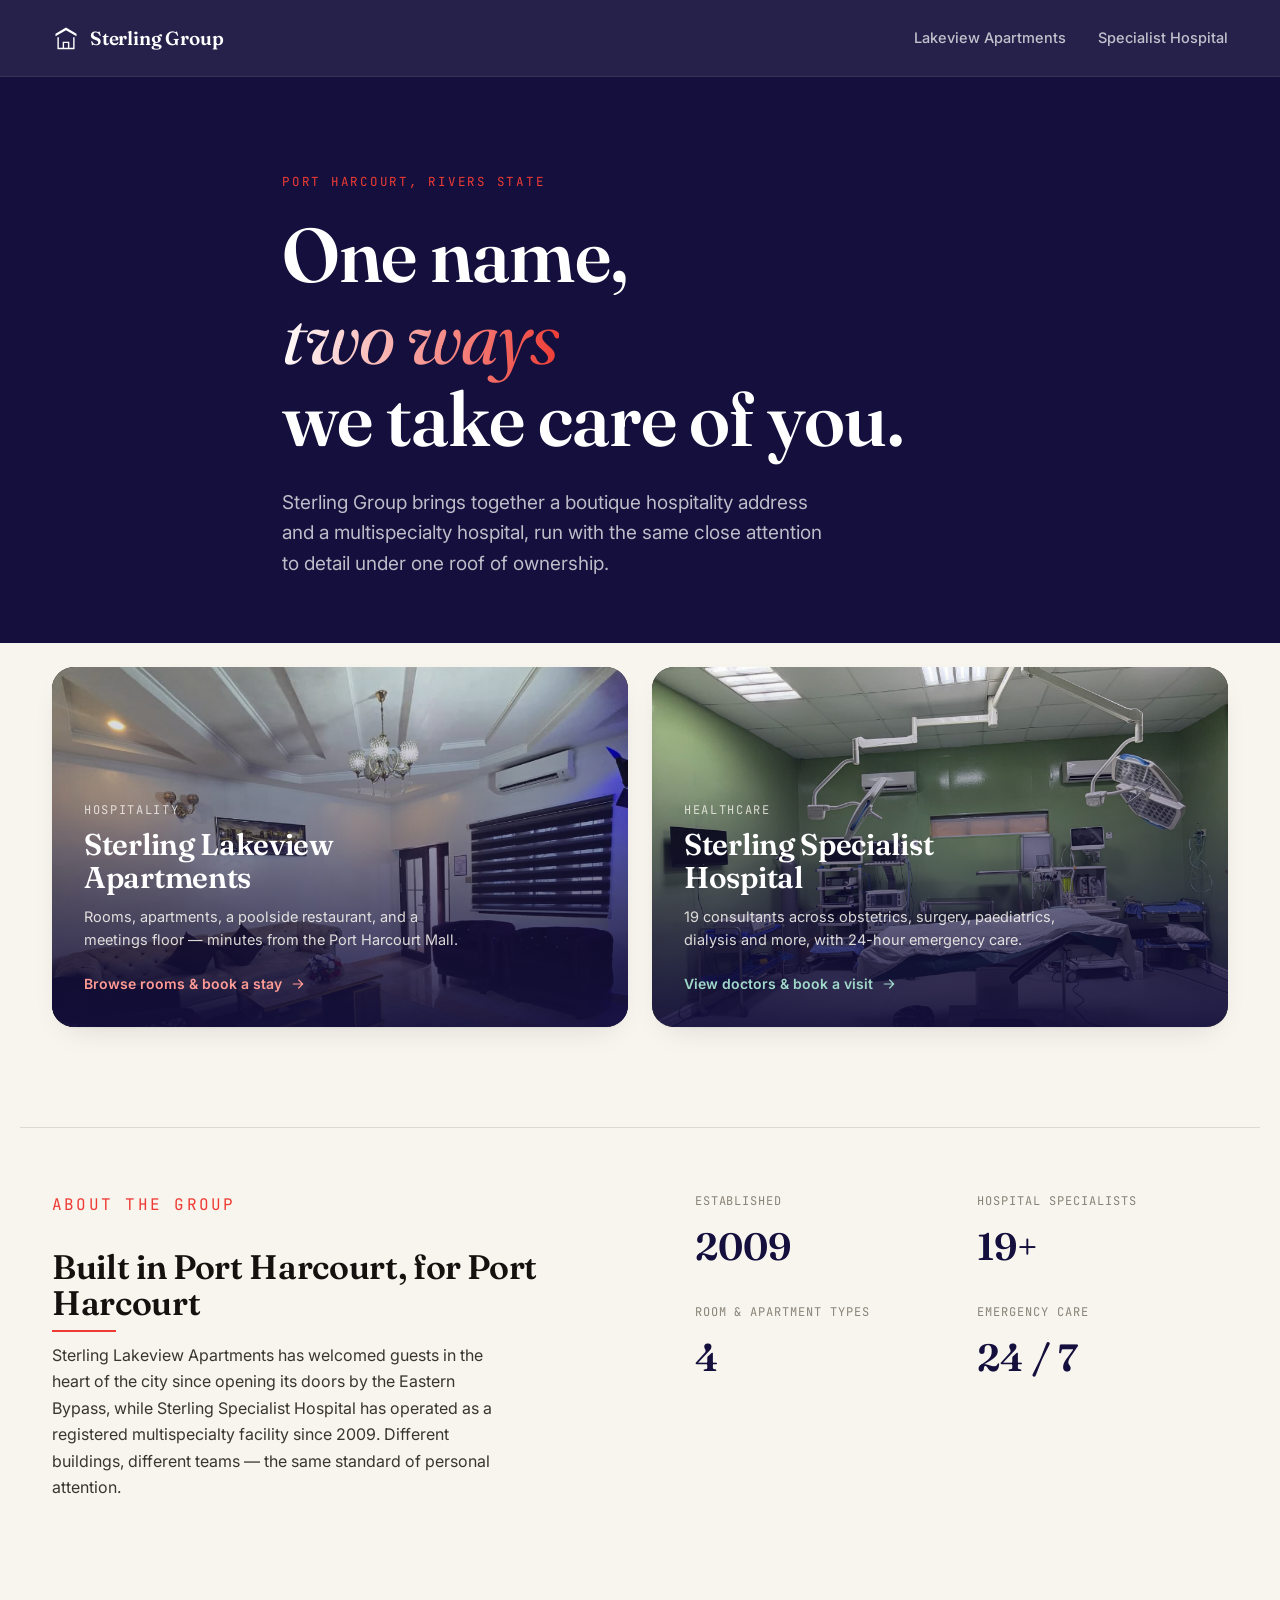
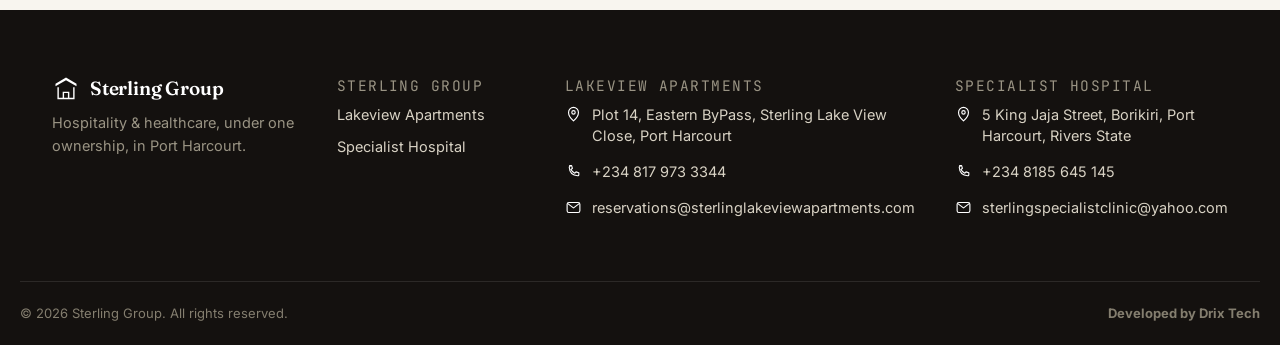
<file: index.html>
<!doctype html>
<html lang="en">
<head>
  <meta charset="UTF-8" />
  <meta name="viewport" content="width=device-width, initial-scale=1.0" />
  <title>Sterling Group — Hospitality &amp; Healthcare in Port Harcourt</title>
  <meta name="description" content="Sterling Group is the parent of Sterling Lakeview Apartments and Sterling Specialist Hospital, two trusted institutions in Port Harcourt." />
  <link rel="icon" href="data:," />
  <link rel="stylesheet" href="/css/base.css?v=7" />
  <link rel="stylesheet" href="/css/landing.css?v=7" />
</head>
<body class="landing">

  <header class="site-header" id="siteHeader">
    <div class="container site-header__inner">
      <a href="/" class="brand-mark">
        <span class="brand-mark__glyph" id="brandLogoSlot" aria-hidden="true">
          <svg viewBox="0 0 32 32" fill="none"><path d="M16 4 28 11v3L16 7 4 14v-3L16 4Z" fill="currentColor"/><path d="M7 15v13h18V15" stroke="currentColor" stroke-width="1.6"/><path d="M13 28v-7h6v7" stroke="currentColor" stroke-width="1.6"/></svg>
        </span>
        <span class="brand-mark__text">Sterling Group</span>
      </a>
      <nav class="site-nav primary-nav" id="primaryNav">
        <a href="/lakeview">Lakeview Apartments</a>
        <a href="/hospital">Specialist Hospital</a>
        <!-- <a href="/admin" class="site-nav__admin">Admin</a> -->
      </nav>
      <button class="nav-toggle" id="navToggle" aria-label="Open menu" aria-expanded="false">
        <span></span><span></span><span></span>
      </button>
    </div>
  </header>

  <main>
    <!-- HERO -->
    <section class="hero">
      <div class="container hero__inner">
        <p class="eyebrow">Port Harcourt, Rivers State</p>
        <h1 class="hero__title">
          One name,<br />
          <em class="hero__title-em">two ways</em><br />
          we take care of you.
        </h1>
        <p class="hero__lede">
          Sterling Group brings together a boutique hospitality address and a multispecialty
          hospital, run with the same close attention to detail under one roof of ownership.
        </p>
      </div>
    </section>

    <!-- TWO DOORS -->
    <section class="doors">
      <div class="container doors__grid">

        <a href="/lakeview" class="door door--lakeview" data-division="lakeview">
          <div class="door__media">
            <img src="/images/lakeview-living-room.jpg" alt="Sterling Lakeview Apartments living room" loading="lazy" />
          </div>
          <div class="door__body">
            <p class="door__eyebrow">Hospitality</p>
            <h2 class="door__title">Sterling Lakeview<br/>Apartments</h2>
            <p class="door__desc">Rooms, apartments, a poolside restaurant, and a meetings floor — minutes from the Port Harcourt Mall.</p>
            <span class="door__cta">Browse rooms &amp; book a stay <span class="icon door__cta-icon" aria-hidden="true"><svg viewBox="0 0 24 24" fill="none" stroke="currentColor" stroke-width="1.8"><path d="M5 12h14M13 6l6 6-6 6" stroke-linecap="round" stroke-linejoin="round"/></svg></span></span>
          </div>
        </a>

        <a href="/hospital" class="door door--hospital" data-division="hospital">
          <div class="door__media">
            <img src="/images/hospital-theatre.jpg" alt="Sterling Specialist Hospital operating theatre" loading="lazy" />
          </div>
          <div class="door__body">
            <p class="door__eyebrow">Healthcare</p>
            <h2 class="door__title">Sterling Specialist<br/>Hospital</h2>
            <p class="door__desc">19 consultants across obstetrics, surgery, paediatrics, dialysis and more, with 24-hour emergency care.</p>
            <span class="door__cta">View doctors &amp; book a visit <span class="icon door__cta-icon" aria-hidden="true"><svg viewBox="0 0 24 24" fill="none" stroke="currentColor" stroke-width="1.8"><path d="M5 12h14M13 6l6 6-6 6" stroke-linecap="round" stroke-linejoin="round"/></svg></span></span>
          </div>
        </a>

      </div>
    </section>

    <!-- ABOUT / TRUST STRIP -->
    <section class="about">
      <div class="container about__inner">
        <div class="about__copy">
          <p class="eyebrow">About the Group</p>
          <h2 class="ledger">Built in Port Harcourt, for Port Harcourt</h2>
          <p>
            Sterling Lakeview Apartments has welcomed guests in the heart of the city since
            opening its doors by the Eastern Bypass, while Sterling Specialist Hospital has
            operated as a registered multispecialty facility since 2009. Different buildings,
            different teams — the same standard of personal attention.
          </p>
        </div>
        <dl class="about__stats">
          <div class="about__stat">
            <dt>Established</dt>
            <dd>2009</dd>
          </div>
          <div class="about__stat">
            <dt>Hospital specialists</dt>
            <dd>19+</dd>
          </div>
          <div class="about__stat">
            <dt>Room &amp; apartment types</dt>
            <dd>4</dd>
          </div>
          <div class="about__stat">
            <dt>Emergency care</dt>
            <dd>24 / 7</dd>
          </div>
        </dl>
      </div>
    </section>
  </main>

  <footer class="site-footer">
    <div class="container site-footer__grid">
      <div class="site-footer__brand-col">
        <a href="/" class="brand-mark site-footer__brand">
          <span class="brand-mark__glyph" id="brandLogoSlotFooter" aria-hidden="true">
            <svg viewBox="0 0 32 32" fill="none"><path d="M16 4 28 11v3L16 7 4 14v-3L16 4Z" fill="currentColor"/><path d="M7 15v13h18V15" stroke="currentColor" stroke-width="1.6"/><path d="M13 28v-7h6v7" stroke="currentColor" stroke-width="1.6"/></svg>
          </span>
          <span class="brand-mark__text">Sterling Group</span>
        </a>
        <p class="site-footer__tagline">Hospitality &amp; healthcare, under one ownership, in Port Harcourt.</p>
      </div>

      <div class="site-footer__col">
        <p class="site-footer__heading">Sterling Group</p>
        <nav class="site-footer__links">
          <a href="/lakeview">Lakeview Apartments</a>
          <a href="/hospital">Specialist Hospital</a>
          <!-- <a href="/admin">Admin</a> -->
        </nav>
      </div>

      <div class="site-footer__col">
        <p class="site-footer__heading">Lakeview Apartments</p>
        <p class="footer-contact-item">
          <span class="icon"><svg viewBox="0 0 24 24" fill="none" stroke="currentColor" stroke-width="1.6"><path d="M12 21s7-6.3 7-12a7 7 0 1 0-14 0c0 5.7 7 12 7 12Z" stroke-linejoin="round"/><circle cx="12" cy="9" r="2.4"/></svg></span>
          <span>Plot 14, Eastern ByPass, Sterling Lake View Close, Port Harcourt</span>
        </p>
        <p class="footer-contact-item">
          <span class="icon"><svg viewBox="0 0 24 24" fill="none" stroke="currentColor" stroke-width="1.6"><path d="M6.5 3.5h2.7l1.3 4-2 1.6a11 11 0 0 0 5.4 5.4l1.6-2 4 1.3v2.7a1.5 1.5 0 0 1-1.6 1.5C10.5 17.6 6.4 13.5 6 6.1A1.5 1.5 0 0 1 7.5 4.5" stroke-linecap="round" stroke-linejoin="round"/></svg></span>
          <a href="tel:+2348179733344">+234 817 973 3344</a>
        </p>
        <p class="footer-contact-item">
          <span class="icon"><svg viewBox="0 0 24 24" fill="none" stroke="currentColor" stroke-width="1.6"><rect x="3" y="5" width="18" height="14" rx="2.5"/><path d="m4 6.5 7.4 5.7a1 1 0 0 0 1.2 0L20 6.5" stroke-linecap="round" stroke-linejoin="round"/></svg></span>
          <a href="mailto:reservations@sterlinglakeviewapartments.com">reservations@sterlinglakeviewapartments.com</a>
        </p>
      </div>

      <div class="site-footer__col">
        <p class="site-footer__heading">Specialist Hospital</p>
        <p class="footer-contact-item">
          <span class="icon"><svg viewBox="0 0 24 24" fill="none" stroke="currentColor" stroke-width="1.6"><path d="M12 21s7-6.3 7-12a7 7 0 1 0-14 0c0 5.7 7 12 7 12Z" stroke-linejoin="round"/><circle cx="12" cy="9" r="2.4"/></svg></span>
          <span>5 King Jaja Street, Borikiri, Port Harcourt, Rivers State</span>
        </p>
        <p class="footer-contact-item">
          <span class="icon"><svg viewBox="0 0 24 24" fill="none" stroke="currentColor" stroke-width="1.6"><path d="M6.5 3.5h2.7l1.3 4-2 1.6a11 11 0 0 0 5.4 5.4l1.6-2 4 1.3v2.7a1.5 1.5 0 0 1-1.6 1.5C10.5 17.6 6.4 13.5 6 6.1A1.5 1.5 0 0 1 7.5 4.5" stroke-linecap="round" stroke-linejoin="round"/></svg></span>
          <a href="tel:+2348185645145">+234 8185 645 145</a>
        </p>
        <p class="footer-contact-item">
          <span class="icon"><svg viewBox="0 0 24 24" fill="none" stroke="currentColor" stroke-width="1.6"><rect x="3" y="5" width="18" height="14" rx="2.5"/><path d="m4 6.5 7.4 5.7a1 1 0 0 0 1.2 0L20 6.5" stroke-linecap="round" stroke-linejoin="round"/></svg></span>
          <a href="mailto:sterlingspecialistclinic@yahoo.com">sterlingspecialistclinic@yahoo.com</a>
        </p>
      </div>
    </div>
    <div class="container site-footer__bottom">
      <p>&copy; <span id="year"></span> Sterling Group. All rights reserved.</p>
      <p><b>Developed by <a href="https://christogonus.com.ng">Drix Tech</a></b></p>
    </div>
  </footer>

  <script src="/js/icons.js?v=7"></script>
  <script src="/js/config.js?v=7"></script>
  <script src="/js/api.js?v=7"></script>
  <script src="/js/branding.js?v=7"></script>
  <script src="/js/nav-toggle.js?v=7"></script>
  <script src="/js/landing.js?v=7"></script>
</body>
</html>
</file>
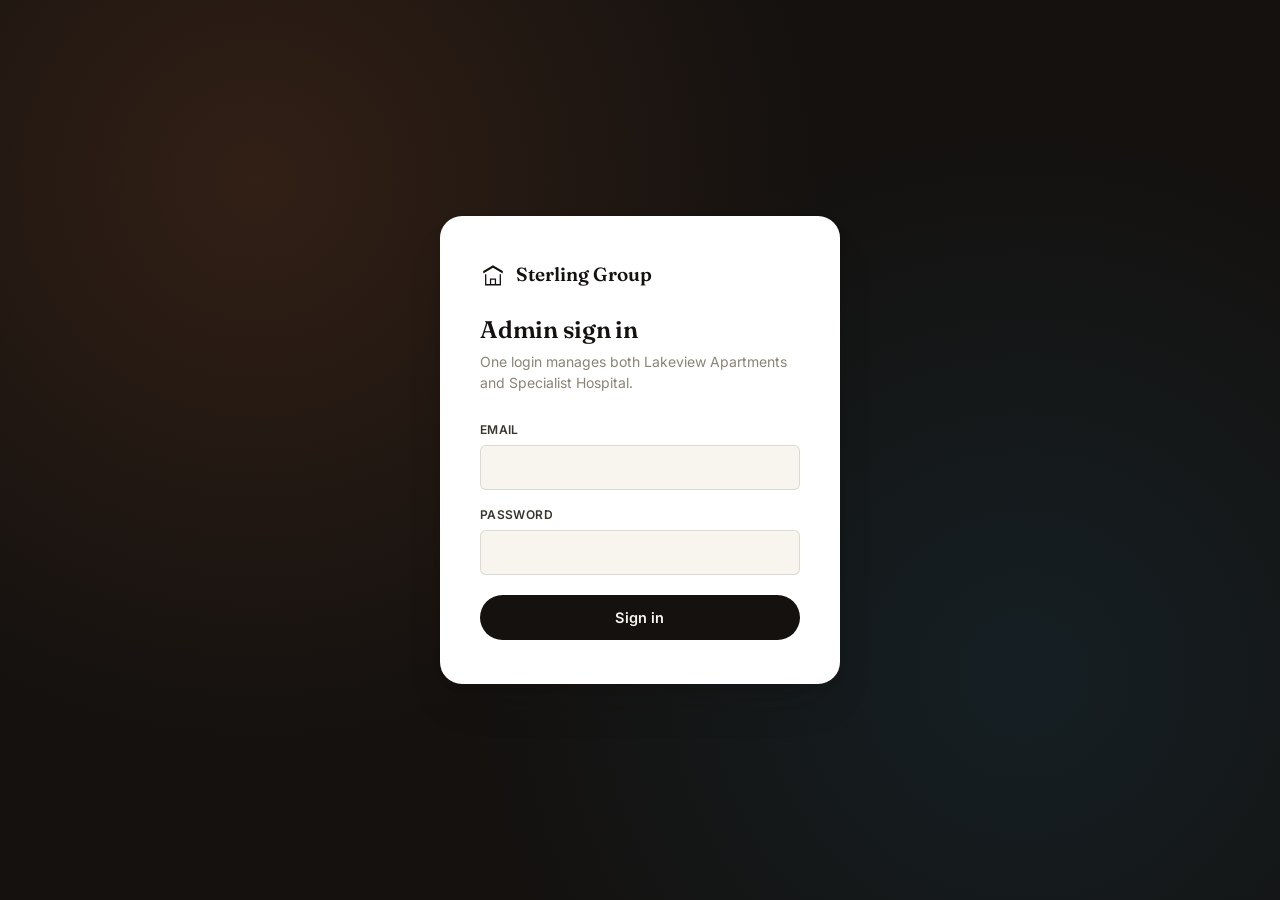
<file: admin.html>
<!doctype html>
<html lang="en">
<head>
  <meta charset="UTF-8" />
  <meta name="viewport" content="width=device-width, initial-scale=1.0" />
  <title>Sterling Group — Admin</title>
  <meta name="robots" content="noindex, nofollow" />
  <link rel="icon" href="data:," />
  <link rel="stylesheet" href="/css/base.css?v=7" />
  <link rel="stylesheet" href="/css/admin.css?v=7" />
</head>
<body class="admin">

  <!-- ===================== LOGIN SCREEN ===================== -->
  <section class="login-screen" id="loginScreen">
    <div class="login-card">
      <div class="login-card__brand">
        <span class="icon"><svg viewBox="0 0 32 32" fill="none"><path d="M16 4 28 11v3L16 7 4 14v-3L16 4Z" fill="currentColor"/><path d="M7 15v13h18V15" stroke="currentColor" stroke-width="1.6"/><path d="M13 28v-7h6v7" stroke="currentColor" stroke-width="1.6"/></svg></span>
        <span>Sterling Group</span>
      </div>
      <h1>Admin sign in</h1>
      <p class="sub">One login manages both Lakeview Apartments and Specialist Hospital.</p>
      <div class="login-error" id="loginError"></div>
      <form class="login-form" id="loginForm">
        <div class="form-field">
          <label for="loginEmail" class="admin-label">Email</label>
          <input type="email" id="loginEmail" class="admin-input" required autocomplete="username" />
        </div>
        <div class="form-field">
          <label for="loginPassword" class="admin-label">Password</label>
          <input type="password" id="loginPassword" class="admin-input" required autocomplete="current-password" />
        </div>
        <button type="submit" class="btn btn-login" id="loginSubmitBtn">Sign in</button>
      </form>
    </div>
  </section>

  <!-- ===================== ADMIN SHELL ===================== -->
  <div class="admin-shell" id="adminShell">
    <div class="sidebar-backdrop" id="sidebarBackdrop"></div>
    <aside class="admin-sidebar" id="adminSidebar">
      <div class="admin-sidebar__brand">
        <span class="icon"><svg viewBox="0 0 32 32" fill="none"><path d="M16 4 28 11v3L16 7 4 14v-3L16 4Z" fill="currentColor"/><path d="M7 15v13h18V15" stroke="currentColor" stroke-width="1.6"/><path d="M13 28v-7h6v7" stroke="currentColor" stroke-width="1.6"/></svg></span>
        <span>Sterling Group</span>
      </div>

      <div class="admin-sidebar__nav-scroll">
        <nav>
          <div class="nav-group">
            <p class="nav-group__label">Overview</p>
            <button class="nav-item active" data-view="dashboard" data-icon="dashboard"><span class="icon"></span>Dashboard</button>
            <button class="nav-item" data-view="notifications" data-icon="bell"><span class="icon"></span>Notifications<span class="nav-item__badge hidden" id="navNotifBadge">0</span></button>
            <button class="nav-item" data-view="branding" data-icon="image"><span class="icon"></span>Branding &amp; Logos</button>
            <button class="nav-item" data-view="profile" data-icon="userCircle"><span class="icon"></span>Profile Settings</button>
          </div>
          <div class="nav-group">
            <p class="nav-group__label">Lakeview Apartments</p>
            <button class="nav-item" data-view="lv-bookings" data-icon="calendar"><span class="icon"></span>Bookings</button>
            <button class="nav-item" data-view="lv-rooms" data-icon="bed"><span class="icon"></span>Rooms &amp; Apartments</button>
            <button class="nav-item" data-view="lv-posts" data-icon="bookOpen"><span class="icon"></span>Journal Posts</button>
            <button class="nav-item" data-view="lv-partners" data-icon="layers"><span class="icon"></span>Partners</button>
            <button class="nav-item" data-view="lv-content" data-icon="layers"><span class="icon"></span>Page Content</button>
          </div>
          <div class="nav-group">
            <p class="nav-group__label">Specialist Hospital</p>
            <button class="nav-item" data-view="sh-appointments" data-icon="clock"><span class="icon"></span>Appointments</button>
            <button class="nav-item" data-view="sh-doctors" data-icon="doctor"><span class="icon"></span>Doctors</button>
            <button class="nav-item" data-view="sh-departments" data-icon="pulse"><span class="icon"></span>Departments</button>
            <button class="nav-item" data-view="sh-posts" data-icon="bookOpen"><span class="icon"></span>Health Articles</button>
            <button class="nav-item" data-view="sh-partners" data-icon="layers"><span class="icon"></span>Partners</button>
            <button class="nav-item" data-view="sh-content" data-icon="layers"><span class="icon"></span>Page Content</button>
          </div>
        </nav>
      </div>

      <div class="admin-sidebar__footer">
        <div class="admin-sidebar__user">
          <strong id="sidebarAdminName">Admin</strong>
          <span id="sidebarAdminEmail"></span>
        </div>
        <button class="nav-item" id="logoutBtn" data-icon="logout"><span class="icon"></span>Sign out</button>
      </div>
    </aside>

    <main class="admin-main" id="adminMain">
      <!-- Views are rendered into here by admin.js -->
    </main>
  </div>

  <!-- ===================== SHARED MODAL ===================== -->
  <div class="modal-backdrop" id="adminModal">
    <div class="modal" id="adminModalInner" role="dialog" aria-modal="true"></div>
  </div>

  <script src="/js/icons.js?v=7"></script>
  <script src="/js/config.js?v=7"></script>
  <script src="/js/api.js?v=7"></script>
  <script src="/js/admin.js?v=7"></script>
  <script src="/js/admin-lakeview-views.js?v=7"></script>
  <script src="/js/admin-hospital-views.js?v=7"></script>
</body>
</html>
</file>
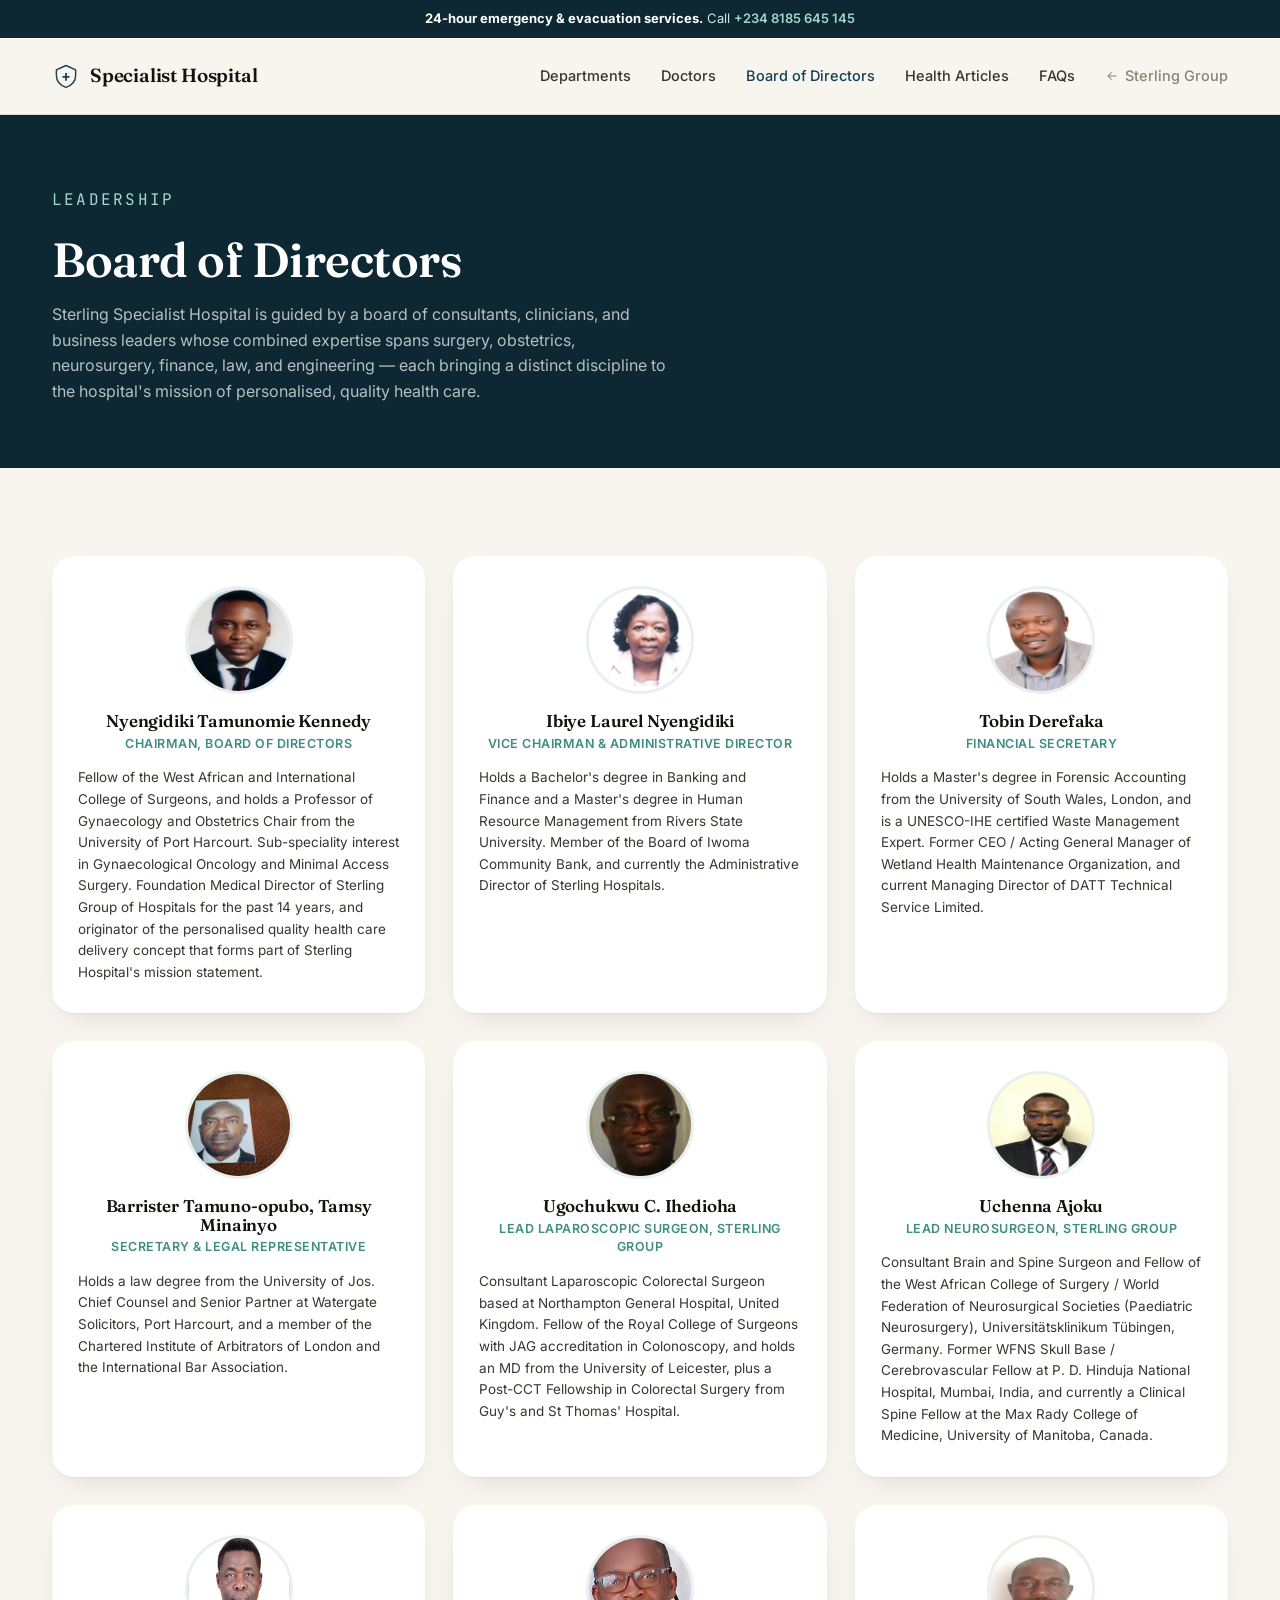
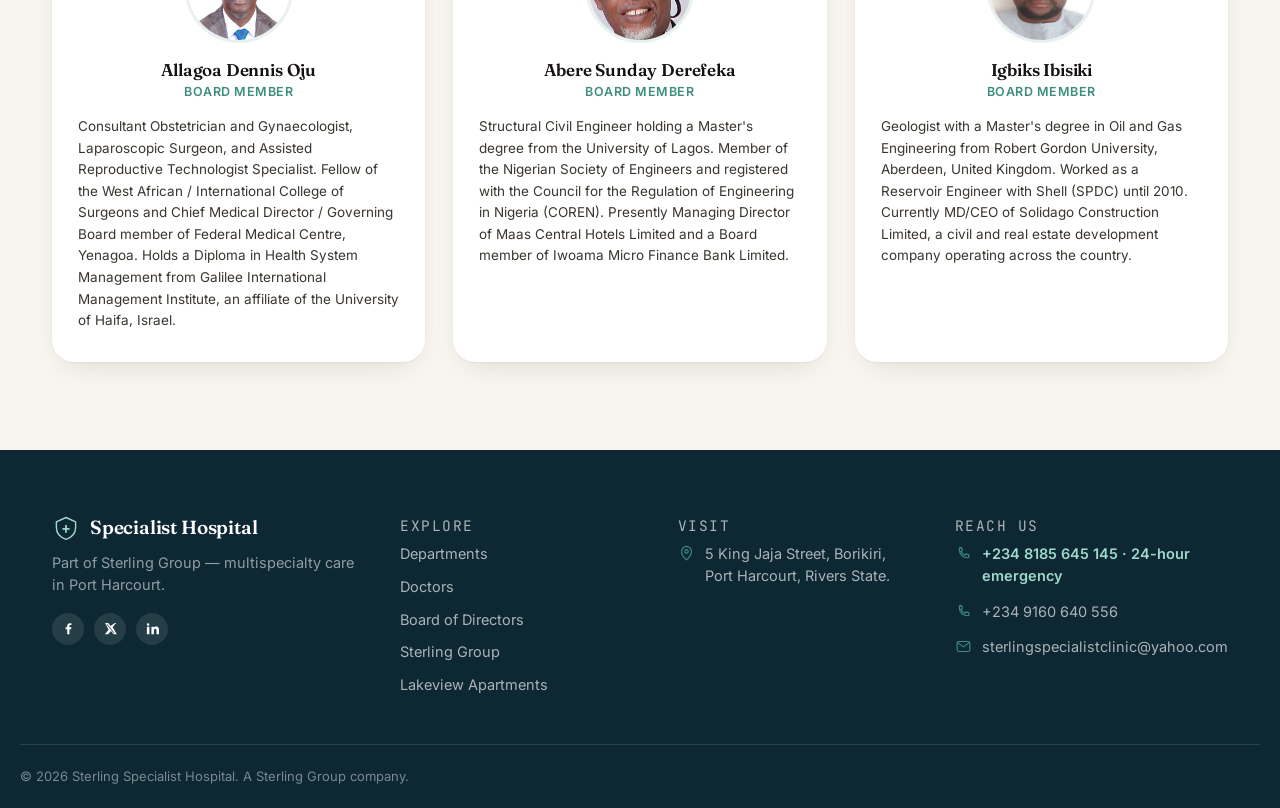
<file: board.html>
<!doctype html>
<html lang="en">
<head>
  <meta charset="UTF-8" />
  <meta name="viewport" content="width=device-width, initial-scale=1.0" />
  <title>Board of Directors — Sterling Specialist Hospital</title>
  <meta name="description" content="Meet the Board of Directors of Sterling Specialist Hospital, Port Harcourt — the consultants, clinicians, and business leaders guiding the hospital's mission." />
  <link rel="icon" href="data:," />
  <link rel="stylesheet" href="/css/base.css?v=7" />
  <link rel="stylesheet" href="/css/hospital.css?v=7" />
</head>
<body class="hospital">

  <div class="emergency-bar">
    <strong>24-hour emergency &amp; evacuation services.</strong> Call <a href="tel:+2348185645145">+234 8185 645 145</a>
  </div>

  <header class="sh-header">
    <div class="container sh-header__inner">
      <a href="/" class="brand-mark">
        <span class="brand-mark__glyph" id="brandLogoSlot" aria-hidden="true">
          <svg viewBox="0 0 32 32" fill="none" stroke="currentColor" stroke-width="1.6"><path d="M16 4 5 9v6c0 8 5.4 12 11 14 5.6-2 11-6 11-14V9L16 4Z" stroke-linejoin="round"/><path d="M12 16h3v-3.5h2V16h3v2h-3v3.5h-2V18h-3v-2Z" fill="currentColor" stroke="none"/></svg>
        </span>
        <span class="brand-mark__text">Specialist Hospital</span>
      </a>
      <nav class="sh-nav primary-nav" id="primaryNav">
        <a href="/hospital#departments">Departments</a>
        <a href="/hospital#doctors">Doctors</a>
        <a href="/board" class="active">Board of Directors</a>
        <a href="/hospital#articles">Health Articles</a>
        <a href="/hospital#faqs">FAQs</a>
        <a href="/" class="sh-nav__back"><span class="icon"><svg viewBox="0 0 24 24" fill="none" stroke="currentColor" stroke-width="1.8"><path d="M5 12h14M13 6l6 6-6 6" stroke-linecap="round" stroke-linejoin="round"/></svg></span>Sterling Group</a>
      </nav>
      <button class="nav-toggle" id="navToggle" aria-label="Open menu" aria-expanded="false">
        <span></span><span></span><span></span>
      </button>
    </div>
  </header>

  <main>
    <!-- INTRO -->
    <section class="board-intro">
      <div class="container">
        <p class="eyebrow">Leadership</p>
        <h1>Board of Directors</h1>
        <p>Sterling Specialist Hospital is guided by a board of consultants, clinicians, and business leaders whose combined expertise spans surgery, obstetrics, neurosurgery, finance, law, and engineering — each bringing a distinct discipline to the hospital's mission of personalised, quality health care.</p>
      </div>
    </section>

    <!-- BOARD GRID -->
    <section class="section">
      <div class="container">
        <div class="board-grid">

          <div class="board-card">
            <div class="board-card__photo"><img src="/images/board/nyengidiki-kennedy.jpeg" alt="Dr Nyengidiki Tamunomie Kennedy" /></div>
            <h3 class="board-card__name">Nyengidiki Tamunomie Kennedy</h3>
            <p class="board-card__role">Chairman, Board of Directors</p>
            <p class="board-card__bio">Fellow of the West African and International College of Surgeons, and holds a Professor of Gynaecology and Obstetrics Chair from the University of Port Harcourt. Sub-speciality interest in Gynaecological Oncology and Minimal Access Surgery. Foundation Medical Director of Sterling Group of Hospitals for the past 14 years, and originator of the personalised quality health care delivery concept that forms part of Sterling Hospital's mission statement.</p>
          </div>

          <div class="board-card">
            <div class="board-card__photo"><img src="/images/board/ibiye-nyengidiki.png" alt="Ibiye Laurel Nyengidiki" /></div>
            <h3 class="board-card__name">Ibiye Laurel Nyengidiki</h3>
            <p class="board-card__role">Vice Chairman &amp; Administrative Director</p>
            <p class="board-card__bio">Holds a Bachelor's degree in Banking and Finance and a Master's degree in Human Resource Management from Rivers State University. Member of the Board of Iwoma Community Bank, and currently the Administrative Director of Sterling Hospitals.</p>
          </div>

          <div class="board-card">
            <div class="board-card__photo"><img src="/images/board/tobin-derefaka.jpeg" alt="Tobin Derefaka" /></div>
            <h3 class="board-card__name">Tobin Derefaka</h3>
            <p class="board-card__role">Financial Secretary</p>
            <p class="board-card__bio">Holds a Master's degree in Forensic Accounting from the University of South Wales, London, and is a UNESCO-IHE certified Waste Management Expert. Former CEO / Acting General Manager of Wetland Health Maintenance Organization, and current Managing Director of DATT Technical Service Limited.</p>
          </div>

          <div class="board-card">
            <div class="board-card__photo"><img src="/images/board/tamuno-opubo.jpeg" alt="Barrister Tamuno-opubo, Tamsy Minainyo" /></div>
            <h3 class="board-card__name">Barrister Tamuno-opubo, Tamsy Minainyo</h3>
            <p class="board-card__role">Secretary &amp; Legal Representative</p>
            <p class="board-card__bio">Holds a law degree from the University of Jos. Chief Counsel and Senior Partner at Watergate Solicitors, Port Harcourt, and a member of the Chartered Institute of Arbitrators of London and the International Bar Association.</p>
          </div>

          <div class="board-card">
            <div class="board-card__photo"><img src="/images/board/ugochukwu-ihedioha.jpeg" alt="Ugochukwu C Ihedioha" /></div>
            <h3 class="board-card__name">Ugochukwu C. Ihedioha</h3>
            <p class="board-card__role">Lead Laparoscopic Surgeon, Sterling Group</p>
            <p class="board-card__bio">Consultant Laparoscopic Colorectal Surgeon based at Northampton General Hospital, United Kingdom. Fellow of the Royal College of Surgeons with JAG accreditation in Colonoscopy, and holds an MD from the University of Leicester, plus a Post-CCT Fellowship in Colorectal Surgery from Guy's and St Thomas' Hospital.</p>
          </div>

          <div class="board-card">
            <div class="board-card__photo"><img src="/images/board/uchenna-ajoku.png" alt="Uchenna Ajoku" /></div>
            <h3 class="board-card__name">Uchenna Ajoku</h3>
            <p class="board-card__role">Lead Neurosurgeon, Sterling Group</p>
            <p class="board-card__bio">Consultant Brain and Spine Surgeon and Fellow of the West African College of Surgery / World Federation of Neurosurgical Societies (Paediatric Neurosurgery), Universitätsklinikum Tübingen, Germany. Former WFNS Skull Base / Cerebrovascular Fellow at P. D. Hinduja National Hospital, Mumbai, India, and currently a Clinical Spine Fellow at the Max Rady College of Medicine, University of Manitoba, Canada.</p>
          </div>

          <div class="board-card">
            <div class="board-card__photo"><img src="/images/board/allagoa-dennis-oju.png" alt="Allagoa Dennis Oju" /></div>
            <h3 class="board-card__name">Allagoa Dennis Oju</h3>
            <p class="board-card__role">Board Member</p>
            <p class="board-card__bio">Consultant Obstetrician and Gynaecologist, Laparoscopic Surgeon, and Assisted Reproductive Technologist Specialist. Fellow of the West African / International College of Surgeons and Chief Medical Director / Governing Board member of Federal Medical Centre, Yenagoa. Holds a Diploma in Health System Management from Galilee International Management Institute, an affiliate of the University of Haifa, Israel.</p>
          </div>

          <div class="board-card">
            <div class="board-card__photo"><img src="/images/board/abere-derefeka.png" alt="Abere Sunday Derefeka" /></div>
            <h3 class="board-card__name">Abere Sunday Derefeka</h3>
            <p class="board-card__role">Board Member</p>
            <p class="board-card__bio">Structural Civil Engineer holding a Master's degree from the University of Lagos. Member of the Nigerian Society of Engineers and registered with the Council for the Regulation of Engineering in Nigeria (COREN). Presently Managing Director of Maas Central Hotels Limited and a Board member of Iwoama Micro Finance Bank Limited.</p>
          </div>

          <div class="board-card">
            <div class="board-card__photo"><img src="/images/board/igbiks-ibisiki.png" alt="Igbiks Ibisiki" /></div>
            <h3 class="board-card__name">Igbiks Ibisiki</h3>
            <p class="board-card__role">Board Member</p>
            <p class="board-card__bio">Geologist with a Master's degree in Oil and Gas Engineering from Robert Gordon University, Aberdeen, United Kingdom. Worked as a Reservoir Engineer with Shell (SPDC) until 2010. Currently MD/CEO of Solidago Construction Limited, a civil and real estate development company operating across the country.</p>
          </div>

        </div>
      </div>
    </section>
  </main>

  <footer class="site-footer">
    <div class="container site-footer__grid">
      <div class="site-footer__brand-col">
        <a href="/" class="brand-mark site-footer__brand">
          <span class="brand-mark__glyph" id="brandLogoSlotFooter" aria-hidden="true">
            <svg viewBox="0 0 32 32" fill="none" stroke="currentColor" stroke-width="1.6"><path d="M16 4 5 9v6c0 8 5.4 12 11 14 5.6-2 11-6 11-14V9L16 4Z" stroke-linejoin="round"/><path d="M12 16h3v-3.5h2V16h3v2h-3v3.5h-2V18h-3v-2Z" fill="currentColor" stroke="none"/></svg>
          </span>
          <span class="brand-mark__text">Specialist Hospital</span>
        </a>
        <p class="site-footer__tagline">Part of Sterling Group — multispecialty care in Port Harcourt.</p>
        <div class="site-footer__socials">
          <a href="#" aria-label="Facebook"><span class="icon"><svg viewBox="0 0 24 24" fill="currentColor"><path d="M13.5 21v-8h2.7l.4-3.1h-3.1V8c0-.9.25-1.5 1.55-1.5h1.65V3.7C15.9 3.6 15 3.5 13.9 3.5c-2.3 0-3.9 1.4-3.9 4v2.4H7.3V13h2.7v8h3.5Z"/></svg></span></a>
          <a href="#" aria-label="Twitter"><span class="icon"><svg viewBox="0 0 24 24" fill="currentColor"><path d="M18.9 3H21l-5.6 6.4L22 21h-5.1l-4-5.2L8.2 21H3l6-6.9L3.3 3h5.2l3.6 4.8L18.9 3Zm-1.8 16h1.4L7 5h-1.5l11.6 14Z"/></svg></span></a>
          <a href="#" aria-label="LinkedIn"><span class="icon"><svg viewBox="0 0 24 24" fill="currentColor"><path d="M4.98 3.5a2 2 0 1 1 0 4 2 2 0 0 1 0-4ZM3 9h4v12H3zM10 9h3.8v1.7h.05c.53-.95 1.83-1.95 3.77-1.95 4.03 0 4.78 2.5 4.78 5.76V21h-4v-5.6c0-1.35-.03-3.1-1.9-3.1-1.9 0-2.2 1.45-2.2 3v5.7h-4V9Z"/></svg></span></a>
        </div>
      </div>

      <div class="site-footer__col">
        <p class="site-footer__heading">Explore</p>
        <nav class="site-footer__links">
          <a href="/hospital#departments">Departments</a>
          <a href="/hospital#doctors">Doctors</a>
          <a href="/board">Board of Directors</a>
          <a href="/">Sterling Group</a>
          <a href="/lakeview">Lakeview Apartments</a>
        </nav>
      </div>

      <div class="site-footer__col">
        <p class="site-footer__heading">Visit</p>
        <p class="footer-contact-item">
          <span class="icon"><svg viewBox="0 0 24 24" fill="none" stroke="currentColor" stroke-width="1.6"><path d="M12 21s7-6.3 7-12a7 7 0 1 0-14 0c0 5.7 7 12 7 12Z" stroke-linejoin="round"/><circle cx="12" cy="9" r="2.4"/></svg></span>
          <span>5 King Jaja Street, Borikiri,<br/>Port Harcourt, Rivers State.</span>
        </p>
      </div>

      <div class="site-footer__col">
        <p class="site-footer__heading">Reach Us</p>
        <p class="footer-contact-item site-footer__emergency">
          <span class="icon"><svg viewBox="0 0 24 24" fill="none" stroke="currentColor" stroke-width="1.6"><path d="M6.5 3.5h2.7l1.3 4-2 1.6a11 11 0 0 0 5.4 5.4l1.6-2 4 1.3v2.7a1.5 1.5 0 0 1-1.6 1.5C10.5 17.6 6.4 13.5 6 6.1A1.5 1.5 0 0 1 7.5 4.5" stroke-linecap="round" stroke-linejoin="round"/></svg></span>
          <a href="tel:+2348185645145">+234 8185 645 145 &middot; 24-hour emergency</a>
        </p>
        <p class="footer-contact-item">
          <span class="icon"><svg viewBox="0 0 24 24" fill="none" stroke="currentColor" stroke-width="1.6"><path d="M6.5 3.5h2.7l1.3 4-2 1.6a11 11 0 0 0 5.4 5.4l1.6-2 4 1.3v2.7a1.5 1.5 0 0 1-1.6 1.5C10.5 17.6 6.4 13.5 6 6.1A1.5 1.5 0 0 1 7.5 4.5" stroke-linecap="round" stroke-linejoin="round"/></svg></span>
          <a href="tel:+2349160640556">+234 9160 640 556</a>
        </p>
        <p class="footer-contact-item">
          <span class="icon"><svg viewBox="0 0 24 24" fill="none" stroke="currentColor" stroke-width="1.6"><rect x="3" y="5" width="18" height="14" rx="2.5"/><path d="m4 6.5 7.4 5.7a1 1 0 0 0 1.2 0L20 6.5" stroke-linecap="round" stroke-linejoin="round"/></svg></span>
          <a href="mailto:sterlingspecialistclinic@yahoo.com">sterlingspecialistclinic@yahoo.com</a>
        </p>
      </div>
    </div>
    <div class="container site-footer__bottom">
      <p>&copy; <span id="year"></span> Sterling Specialist Hospital. A Sterling Group company.</p>
    </div>
  </footer>

  <script src="/js/icons.js?v=7"></script>
  <script src="/js/config.js?v=7"></script>
  <script src="/js/api.js?v=7"></script>
  <script src="/js/branding.js?v=7"></script>
  <script src="/js/nav-toggle.js?v=7"></script>
  <script>
    document.getElementById('year').textContent = new Date().getFullYear();
    loadBranding('hospital');
  </script>
</body>
</html>
</file>
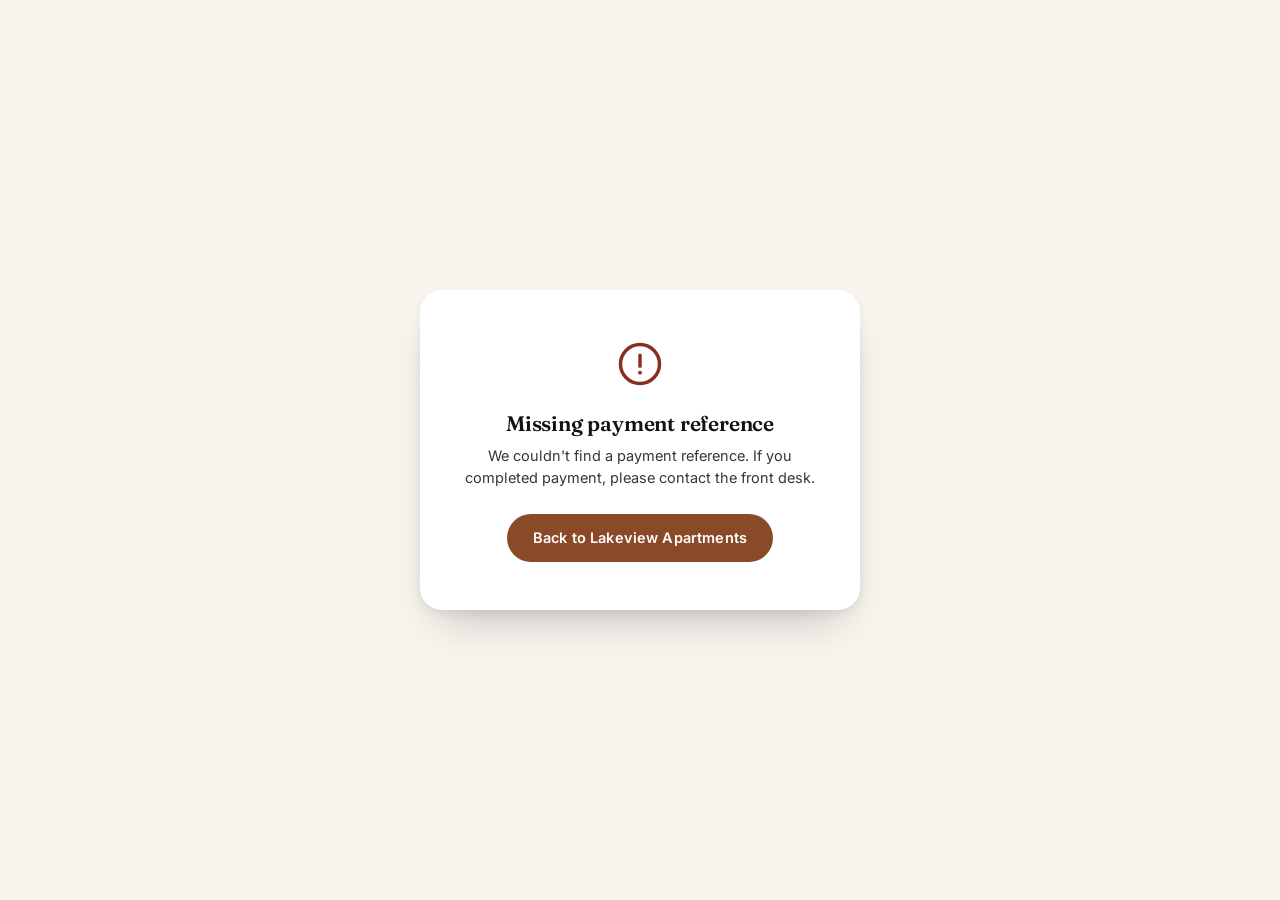
<file: payment-callback.html>
<!doctype html>
<html lang="en">
<head>
  <meta charset="UTF-8" />
  <meta name="viewport" content="width=device-width, initial-scale=1.0" />
  <title>Confirming your payment — Sterling Lakeview Apartments</title>
  <link rel="icon" href="data:," />
  <link rel="stylesheet" href="/css/base.css?v=7" />
  <link rel="stylesheet" href="/css/lakeview.css?v=7" />
  <style>
    body.lakeview { display: flex; align-items: center; justify-content: center; min-height: 100vh; }
    .callback-card {
      max-width: 440px; width: 100%; margin: 24px; padding: 48px 36px;
      text-align: center; border-radius: var(--radius-lg);
      background: var(--paper-raised); box-shadow: var(--shadow-lift);
    }
    .callback-card .icon { width: 52px; height: 52px; margin: 0 auto 22px; }
    .callback-card .icon.loading { color: var(--lv-primary); animation: spin 1.1s linear infinite; }
    .callback-card .icon.success { color: var(--lv-primary); }
    .callback-card .icon.failure { color: #8a2e1f; }
    @keyframes spin { to { transform: rotate(360deg); } }
    .callback-card h1 { font-size: 21px; margin-bottom: 10px; }
    .callback-card p { color: var(--ink-soft); font-size: 14.5px; line-height: 1.55; margin-bottom: 24px; }
  </style>
</head>
<body class="lakeview">
  <div class="callback-card">
    <span class="icon loading" id="callbackIcon">
      <svg viewBox="0 0 24 24" fill="none" stroke="currentColor" stroke-width="1.6"><circle cx="12" cy="12" r="9" stroke-dasharray="42" stroke-dashoffset="14" stroke-linecap="round"/></svg>
    </span>
    <h1 id="callbackTitle">Confirming your payment…</h1>
    <p id="callbackMessage">Please wait while we verify your transaction with Paystack.</p>
    <a href="/lakeview" class="btn btn-lv" id="callbackAction" style="display:none;">Back to Lakeview Apartments</a>
  </div>
  <script src="/js/icons.js?v=7"></script>
  <script src="/js/config.js?v=7"></script>
  <script src="/js/api.js?v=7"></script>
  <script>
    (async function () {
      const params = new URLSearchParams(window.location.search);
      const reference = params.get('reference') || params.get('trxref');
      const iconEl = document.getElementById('callbackIcon');
      const titleEl = document.getElementById('callbackTitle');
      const msgEl = document.getElementById('callbackMessage');
      const actionEl = document.getElementById('callbackAction');

      if (!reference) {
        iconEl.className = 'icon failure';
        iconEl.innerHTML = ICONS.alertCircle;
        titleEl.textContent = 'Missing payment reference';
        msgEl.textContent = "We couldn't find a payment reference. If you completed payment, please contact the front desk.";
        actionEl.style.display = 'inline-flex';
        return;
      }

      try {
        const result = await api.get(`/api/lakeview/payment-verify?reference=${encodeURIComponent(reference)}`);
        if (result.success) {
          iconEl.className = 'icon success';
          iconEl.innerHTML = ICONS.checkCircle;
          titleEl.textContent = 'Payment confirmed';
          msgEl.textContent = 'Thank you — your booking is now confirmed. Our front desk has been notified.';
        } else {
          iconEl.className = 'icon failure';
          iconEl.innerHTML = ICONS.alertCircle;
          titleEl.textContent = 'Payment not completed';
          msgEl.textContent = result.message || 'Your payment was not successful. Please try again or contact us directly.';
        }
      } catch (e) {
        iconEl.className = 'icon failure';
        iconEl.innerHTML = ICONS.alertCircle;
        titleEl.textContent = 'Could not confirm payment';
        msgEl.textContent = 'Something went wrong. Please contact the front desk with your reference: ' + reference;
      } finally {
        actionEl.style.display = 'inline-flex';
      }
    })();
  </script>
</body>
</html>
</file>
<file: css/base.css>
/* =========================================================
   SterlingGroup — design tokens & base styles
   Shared across all four pages (landing, lakeview, hospital, admin)
   ========================================================= */

@import url('https://fonts.googleapis.com/css2?family=Fraunces:ital,opsz,wght@0,9..144,300..900;1,9..144,300..900&family=Inter:wght@400;500;600;700&family=JetBrains+Mono:wght@400;500&display=swap');

:root {
  /* ---- Shared neutrals ---- */
  --ink: #14110f;
  --ink-soft: #3a352f;
  --paper: #f8f5ef;
  --paper-raised: #ffffff;
  --stone: #8a8377;
  --stone-light: #d8d2c4;
  --line: rgba(20, 17, 15, 0.12);

  /* ---- Lakeview accent (hospitality) ---- */
  --lv-primary: #8a4a28;
  --lv-primary-deep: #5e3119;
  --lv-gold: #c69a4c;
  --lv-tint: #f4ece1;

  /* ---- Sterling Hospital accent (healthcare) ---- */
  --sh-primary: #163f52;
  --sh-primary-deep: #0d2733;
  --sh-teal: #3e8e7e;
  --sh-tint: #e9f1ef;

  /* ---- Type ---- */
  --font-display: 'Fraunces', 'Iowan Old Style', serif;
  --font-body: 'Inter', -apple-system, BlinkMacSystemFont, sans-serif;
  --font-mono: 'JetBrains Mono', monospace;

  /* ---- Scale ---- */
  --radius-sm: 6px;
  --radius-md: 12px;
  --radius-lg: 22px;
  --shadow-soft: 0 1px 2px rgba(20,17,15,0.04), 0 12px 32px -16px rgba(20,17,15,0.18);
  --shadow-lift: 0 4px 8px rgba(20,17,15,0.06), 0 24px 48px -20px rgba(20,17,15,0.28);

  --container: 1240px;
}

* { box-sizing: border-box; }
html { scroll-behavior: smooth; overflow-x: hidden; }

@media (prefers-reduced-motion: reduce) {
  html { scroll-behavior: auto; }
  *, *::before, *::after { animation-duration: 0.01ms !important; animation-iteration-count: 1 !important; transition-duration: 0.01ms !important; }
}

body {
  margin: 0;
  font-family: var(--font-body);
  color: var(--ink);
  background: var(--paper);
  -webkit-font-smoothing: antialiased;
  font-size: 16px;
  line-height: 1.5;
  overflow-x: hidden;
}

h1, h2, h3, h4 {
  font-family: var(--font-display);
  font-weight: 600;
  line-height: 1.08;
  margin: 0;
  letter-spacing: -0.01em;
}

.eyebrow {
  font-family: var(--font-mono);
  font-size: 12.5px;
  letter-spacing: 0.14em;
  text-transform: uppercase;
  color: var(--stone);
  margin: 0 0 22px;
}

p { margin: 0; }

a { color: inherit; text-decoration: none; }

img { max-width: 100%; display: block; }

button {
  font-family: var(--font-body);
  cursor: pointer;
  border: none;
  background: none;
  color: inherit;
}

input, textarea, select {
  font-family: var(--font-body);
  font-size: 15px;
}

::selection { background: var(--lv-gold); color: var(--ink); }

.container {
  max-width: var(--container);
  margin: 0 auto;
  padding: 0 32px;
}

@media (max-width: 720px) {
  .container { padding: 0 20px; }
}

/* ---------------------------------------------------------
   Mobile nav toggle — shared across index/lakeview/hospital.
   Each page's header keeps its own nav link colors/spacing;
   this just handles the hamburger button and the collapse
   behavior on narrow screens.
   --------------------------------------------------------- */
.nav-toggle {
  display: none;
  flex-direction: column;
  justify-content: center;
  align-items: center;
  gap: 5px;
  width: 40px;
  height: 40px;
  border-radius: var(--radius-sm);
  flex-shrink: 0;
}
.nav-toggle span {
  display: block;
  width: 20px;
  height: 2px;
  background: currentColor;
  border-radius: 2px;
  transition: transform 0.25s ease, opacity 0.25s ease;
}
.nav-toggle.open span:nth-child(1) { transform: translateY(7px) rotate(45deg); }
.nav-toggle.open span:nth-child(2) { opacity: 0; }
.nav-toggle.open span:nth-child(3) { transform: translateY(-7px) rotate(-45deg); }

@media (max-width: 900px) {
  .nav-toggle { display: flex; }

  .primary-nav {
    position: absolute;
    top: 100%;
    left: 0;
    right: 0;
    max-height: calc(100vh - 76px);
    background: var(--paper);
    flex-direction: column;
    align-items: stretch;
    gap: 0;
    padding: 8px 24px 32px;
    overflow-y: auto;
    transform: translateY(-8px);
    opacity: 0;
    visibility: hidden;
    pointer-events: none;
    transition: opacity 0.2s ease, transform 0.2s ease, visibility 0.2s;
    z-index: 90;
    box-shadow: var(--shadow-soft);
    border-bottom: 1px solid var(--line);
  }
  .primary-nav.open {
    opacity: 1;
    transform: translateY(0);
    visibility: visible;
    pointer-events: auto;
  }
  .primary-nav a {
    padding: 16px 4px !important;
    border-bottom: 1px solid var(--line);
    font-size: 16px !important;
  }
  body.nav-open { overflow: hidden; }
}


/* ---------------------------------------------------------
   Focus states — always visible, never suppressed
   --------------------------------------------------------- */
a:focus-visible,
button:focus-visible,
input:focus-visible,
textarea:focus-visible,
select:focus-visible,
[tabindex]:focus-visible {
  outline: 2px solid currentColor;
  outline-offset: 3px;
  border-radius: 4px;
}

/* ---------------------------------------------------------
   Signature element: the "ledger line"
   A rule that draws itself left-to-right under a heading —
   used once per page, under the primary section heading only.
   --------------------------------------------------------- */
.ledger {
  position: relative;
  display: inline-block;
}
.ledger::after {
  content: '';
  position: absolute;
  left: 0;
  bottom: -10px;
  height: 2px;
  width: 0%;
  background: currentColor;
  transition: width 1.1s cubic-bezier(0.16, 1, 0.3, 1);
}
.ledger.in-view::after {
  width: 64px;
}

/* ---------------------------------------------------------
   Buttons
   --------------------------------------------------------- */
.btn {
  display: inline-flex;
  align-items: center;
  gap: 10px;
  padding: 13px 26px;
  border-radius: 999px;
  font-size: 14.5px;
  font-weight: 600;
  letter-spacing: 0.01em;
  transition: transform 0.25s cubic-bezier(0.16, 1, 0.3, 1), box-shadow 0.25s ease, background 0.2s ease;
  white-space: nowrap;
}
.btn:active { transform: scale(0.97); }
.btn svg { width: 16px; height: 16px; flex-shrink: 0; }

.btn-ghost {
  background: transparent;
  border: 1.5px solid var(--line);
  color: var(--ink);
}
.btn-ghost:hover { border-color: currentColor; }

/* ---------------------------------------------------------
   Generic card surface
   --------------------------------------------------------- */
.surface {
  background: var(--paper-raised);
  border-radius: var(--radius-md);
  box-shadow: var(--shadow-soft);
}

/* ---------------------------------------------------------
   Toast / inline alert
   --------------------------------------------------------- */
.toast {
  position: fixed;
  bottom: 28px;
  right: 28px;
  z-index: 999;
  background: var(--ink);
  color: var(--paper);
  padding: 14px 20px;
  border-radius: var(--radius-sm);
  font-size: 14px;
  font-weight: 500;
  box-shadow: var(--shadow-lift);
  display: flex;
  align-items: center;
  gap: 10px;
  max-width: 360px;
  transform: translateY(12px);
  opacity: 0;
  transition: transform 0.35s cubic-bezier(0.16,1,0.3,1), opacity 0.35s ease;
  pointer-events: none;
}
.toast.show { transform: translateY(0); opacity: 1; }
.toast.error { background: #7a2424; }
.toast svg { width: 18px; height: 18px; flex-shrink: 0; }

/* ---------------------------------------------------------
   Skeleton loading
   --------------------------------------------------------- */
.skeleton {
  background: linear-gradient(100deg, var(--stone-light) 30%, #eee6d4 50%, var(--stone-light) 70%);
  background-size: 200% 100%;
  animation: shimmer 1.6s infinite;
  border-radius: var(--radius-sm);
}
@keyframes shimmer {
  0% { background-position: 200% 0; }
  100% { background-position: -200% 0; }
}

/* ---------------------------------------------------------
   Brand mark — supports either the default inline SVG glyph
   or an admin-uploaded logo image dropped into the same slot
   --------------------------------------------------------- */
.brand-mark {
  display: flex;
  align-items: center;
  gap: 10px;
}
.brand-mark__glyph {
  width: 28px;
  height: 28px;
  flex-shrink: 0;
  display: flex;
  align-items: center;
  justify-content: center;
  color: var(--ink);
}
.brand-mark__glyph svg { width: 100%; height: 100%; }
.brand-mark__text {
  font-family: var(--font-display);
  font-size: 19px;
  font-weight: 600;
  letter-spacing: -0.01em;
  line-height: 1;
}
.brand-mark__glyph img {
  height: 28px;
  width: auto;
  max-width: 160px;
  object-fit: contain;
  display: block;
}

/* ---------------------------------------------------------
   Shared footer — used identically by landing, Lakeview, and
   Hospital pages. --footer-accent controls the link hover
   color per page (set in each page's own stylesheet).
   --------------------------------------------------------- */
.site-footer {
  --footer-accent: #ffffff;
  background: var(--ink);
  color: #d8d2c4;
  padding: 64px 0 0;
}

.site-footer__grid {
  display: grid;
  grid-template-columns: 1.3fr 1fr 1fr 1fr;
  gap: 40px;
  padding-bottom: 48px;
  border-bottom: 1px solid rgba(255,255,255,0.1);
}
@media (max-width: 900px) {
  .site-footer__grid { grid-template-columns: 1fr 1fr; row-gap: 36px; }
}
@media (max-width: 560px) {
  .site-footer__grid { grid-template-columns: 1fr; row-gap: 32px; }
}

.site-footer__brand-col { grid-column: span 1; }
@media (max-width: 900px) {
  .site-footer__brand-col { grid-column: 1 / -1; }
}
.site-footer__brand .brand-mark__glyph { color: #fff; }
.site-footer .brand-mark__text { color: #fff; }
.site-footer__tagline { color: #9a9484; font-size: 14.5px; margin-top: 10px; max-width: 320px; line-height: 1.55; }

.site-footer__heading {
  font-family: var(--font-mono);
  font-size: 12px;
  text-transform: uppercase;
  letter-spacing: 0.1em;
  color: #9a9484;
  margin-bottom: 16px;
}
.site-footer__col p { font-size: 14.5px; line-height: 1.6; margin-bottom: 6px; }
.site-footer__col a { transition: color 0.2s ease; }
.site-footer__col a:hover { color: var(--footer-accent); }
.site-footer__links { display: flex; flex-direction: column; gap: 11px; }
.site-footer__links a { font-size: 14.5px; color: #d8d2c4; }
.site-footer__links a:hover { color: var(--footer-accent); }

/* Icon + text rows (address, phone, email) — matches the "Contact Us" style */
.footer-contact-item {
  display: flex;
  align-items: flex-start;
  gap: 10px;
  margin-bottom: 14px !important;
}
.footer-contact-item .icon {
  width: 17px;
  height: 17px;
  color: var(--footer-accent);
  flex-shrink: 0;
  margin-top: 2px;
}
.footer-contact-item > span:last-child,
.footer-contact-item > a { line-height: 1.5; }

.site-footer__socials { display: flex; gap: 10px; margin-top: 18px; }
.site-footer__socials a {
  width: 34px; height: 34px; border-radius: 50%;
  background: rgba(255,255,255,0.08);
  display: flex; align-items: center; justify-content: center;
  color: #fff;
  flex-shrink: 0;
}
.site-footer__socials a:hover { background: var(--footer-accent); color: var(--ink); }
.site-footer__socials .icon { width: 15px; height: 15px; }

.site-footer__bottom {
  padding: 22px 0;
  font-size: 13px;
  color: #847e6f;
  display: flex;
  flex-wrap: wrap;
  gap: 8px 20px;
  justify-content: space-between;
}

/* ---------------------------------------------------------
   Visually hidden (a11y labels)
   --------------------------------------------------------- */
.sr-only {
  position: absolute;
  width: 1px; height: 1px;
  padding: 0; margin: -1px;
  overflow: hidden;
  clip: rect(0,0,0,0);
  white-space: nowrap;
  border: 0;
}

/* ---------------------------------------------------------
   Modal
   --------------------------------------------------------- */
.modal-backdrop {
  position: fixed;
  inset: 0;
  background: rgba(20,17,15,0.5);
  backdrop-filter: blur(3px);
  display: none;
  align-items: center;
  justify-content: center;
  z-index: 200;
  padding: 24px;
}
.modal-backdrop.open { display: flex; }
.modal {
  background: var(--paper-raised);
  border-radius: var(--radius-lg);
  max-width: 520px;
  width: 100%;
  max-height: 88vh;
  overflow-y: auto;
  box-shadow: var(--shadow-lift);
  animation: modal-in 0.3s cubic-bezier(0.16,1,0.3,1);
}
@keyframes modal-in {
  from { opacity: 0; transform: translateY(16px) scale(0.98); }
  to { opacity: 1; transform: translateY(0) scale(1); }
}

/* ---------------------------------------------------------
   Partner / client logo slider
   Auto-scrolls via CSS animation; pauses on hover/touch/focus.
   Also draggable via JS (see partner-slider.js) for manual swipe.
   Track is duplicated in markup so the loop is seamless.
   --------------------------------------------------------- */
.partner-slider {
  position: relative;
  overflow: hidden;
  -webkit-mask-image: linear-gradient(90deg, transparent 0%, #000 6%, #000 94%, transparent 100%);
  mask-image: linear-gradient(90deg, transparent 0%, #000 6%, #000 94%, transparent 100%);
  cursor: grab;
  user-select: none;
}
.partner-slider.dragging { cursor: grabbing; }
.partner-slider__track {
  display: flex;
  align-items: center;
  gap: 56px;
  width: max-content;
  animation: partner-scroll var(--partner-duration, 38s) linear infinite;
}
.partner-slider:hover .partner-slider__track,
.partner-slider:focus-within .partner-slider__track,
.partner-slider.dragging .partner-slider__track,
.partner-slider.paused .partner-slider__track {
  animation-play-state: paused;
}
@keyframes partner-scroll {
  from { transform: translateX(0); }
  to { transform: translateX(-50%); }
}
.partner-slider__item {
  flex-shrink: 0;
  height: 44px;
  display: flex;
  align-items: center;
  opacity: 0.72;
  filter: grayscale(1);
  transition: opacity 0.25s ease, filter 0.25s ease;
}
.partner-slider__item:hover { opacity: 1; filter: grayscale(0); }
.partner-slider__item img {
  height: 100%;
  width: auto;
  max-width: 160px;
  object-fit: contain;
  pointer-events: none;
}
.partner-slider__empty {
  padding: 18px 0;
  color: var(--stone);
  font-size: 13.5px;
}

@media (prefers-reduced-motion: reduce) {
  .partner-slider__track { animation: none; }
}
</file>
<file: css/landing.css>
/* =========================================================
   Landing page — "two doors" portal
   ========================================================= */

/* Sterling Group's own brand colors (from the group logo), scoped to the
   landing page only — Lakeview and Hospital keep their own palettes. */
body.landing {
  --gr-navy: #140f3c;
  --gr-red: #ee3b34;
}
body.landing ::selection { background: var(--gr-red); color: #fff; }
body.landing .eyebrow { color: var(--gr-red); }
body.landing .ledger::after { background: var(--gr-red); }

/* ---------- Header ---------- */
.site-header {
  position: sticky;
  top: 0;
  z-index: 100;
  background: rgba(20, 15, 60, 0.92);
  backdrop-filter: blur(10px);
  border-bottom: 1px solid rgba(255,255,255,0.08);
}
.site-header .brand-mark__glyph,
.site-header .brand-mark__text { color: #fff; }
.site-header__inner {
  display: flex;
  align-items: center;
  justify-content: space-between;
  height: 76px;
}
.site-nav {
  display: flex;
  align-items: center;
  gap: 32px;
  font-size: 14.5px;
  font-weight: 500;
}
.site-nav a { padding: 6px 0; position: relative; color: rgba(255,255,255,0.72); }
.site-nav a:hover { color: #fff; }
.site-nav__admin {
  padding: 8px 18px !important;
  border: 1.5px solid rgba(255,255,255,0.3);
  border-radius: 999px;
  color: #fff !important;
}
.site-nav__admin:hover { border-color: #fff; }
.nav-toggle { color: #fff; }

@media (max-width: 900px) {
  body.landing .primary-nav {
    background: var(--gr-navy);
    border-bottom: 1px solid rgba(255,255,255,0.1);
  }
  body.landing .primary-nav a { border-bottom-color: rgba(255,255,255,0.12); color: rgba(255,255,255,0.85); }
}

/* ---------- Hero ---------- */
.hero {
  background: var(--gr-navy);
  padding: 96px 0 64px;
}
.hero__inner { max-width: 780px; }
.hero__title {
  font-size: clamp(40px, 7vw, 76px);
  color: #fff;
  margin-bottom: 28px;
}
.hero__title-em {
  font-style: italic;
  font-weight: 400;
  background: linear-gradient(95deg, #ffffff 0%, var(--gr-red) 100%);
  -webkit-background-clip: text;
  background-clip: text;
  color: transparent;
}
.hero__lede {
  font-size: 19px;
  color: rgba(255,255,255,0.72);
  max-width: 540px;
  line-height: 1.6;
}

/* ---------- Two doors ---------- */
.doors { padding: 24px 0 100px; }
.doors__grid {
  display: grid;
  grid-template-columns: 1fr 1fr;
  gap: 24px;
}
@media (max-width: 860px) {
  .doors__grid { grid-template-columns: 1fr; }
}

.door {
  position: relative;
  display: block;
  border-radius: var(--radius-lg);
  overflow: hidden;
  box-shadow: var(--shadow-soft);
  transition: box-shadow 0.4s cubic-bezier(0.16,1,0.3,1), transform 0.4s cubic-bezier(0.16,1,0.3,1);
  background: var(--ink);
}
.door:hover { transform: translateY(-4px); box-shadow: var(--shadow-lift); }

.door__media {
  position: relative;
  height: 360px;
  overflow: hidden;
}
.door__media::after {
  content: '';
  position: absolute;
  inset: 0;
}
.door--lakeview .door__media::after {
  background: linear-gradient(180deg, rgba(238,59,52,0) 0%, rgba(20,15,60,0.92) 100%);
}
.door--hospital .door__media::after {
  background: linear-gradient(180deg, rgba(20,15,60,0) 0%, rgba(20,15,60,0.92) 100%);
}
.door__media img {
  width: 100%;
  height: 100%;
  object-fit: cover;
  transition: transform 0.7s cubic-bezier(0.16,1,0.3,1);
}
.door:hover .door__media img { transform: scale(1.05); }

.door__body {
  position: absolute;
  left: 0; right: 0; bottom: 0;
  padding: 32px;
  color: #fbf8f2;
}
.door__eyebrow {
  font-family: var(--font-mono);
  font-size: 12px;
  letter-spacing: 0.14em;
  text-transform: uppercase;
  opacity: 0.78;
  margin-bottom: 10px;
}
.door__title {
  font-size: 30px;
  margin-bottom: 12px;
  color: #fff;
}
.door__desc {
  font-size: 14.5px;
  line-height: 1.55;
  max-width: 380px;
  opacity: 0.86;
  margin-bottom: 20px;
}
.door__cta {
  display: inline-flex;
  align-items: center;
  gap: 8px;
  font-size: 14px;
  font-weight: 600;
}
.door--lakeview .door__cta { color: #ff9a94; }
.door--hospital .door__cta { color: #9fd9c9; }
.door__cta-icon {
  width: 16px; height: 16px;
  transition: transform 0.3s cubic-bezier(0.16,1,0.3,1);
}
.door__cta-icon svg { width: 100%; height: 100%; }
.door:hover .door__cta-icon { transform: translateX(4px); }

/* ---------- About / stats ---------- */
.about { padding: 0 0 110px; }
.about__inner {
  display: grid;
  grid-template-columns: 1.1fr 1fr;
  gap: 56px;
  align-items: start;
  border-top: 1px solid var(--line);
  padding-top: 64px;
}
@media (max-width: 860px) {
  .about__inner { grid-template-columns: 1fr; gap: 36px; }
}
.about__copy h2 {
  font-size: clamp(26px, 3.4vw, 34px);
  margin: 8px 0 20px;
  color: var(--ink);
}
.about__copy p {
  color: var(--ink-soft);
  font-size: 16px;
  line-height: 1.65;
  max-width: 460px;
}
.about__stats {
  display: grid;
  grid-template-columns: 1fr 1fr;
  gap: 28px 32px;
  margin: 0;
}
.about__stat dt {
  font-family: var(--font-mono);
  font-size: 12px;
  text-transform: uppercase;
  letter-spacing: 0.08em;
  color: var(--stone);
  margin-bottom: 8px;
}
.about__stat dd {
  font-family: var(--font-display);
  font-size: 38px;
  font-weight: 600;
  margin: 0;
  color: var(--gr-navy);
}
</file>
<file: css/admin.css>
/* =========================================================
   Admin dashboard
   Neutral, dense, functional — a control room, not a showcase.
   ========================================================= */

body.admin { background: var(--paper); height: 100vh; overflow: hidden; }

/* ---------- Login screen ---------- */
.login-screen {
  height: 100vh;
  display: flex;
  align-items: center;
  justify-content: center;
  background: var(--ink);
  position: relative;
  overflow: hidden;
}
.login-screen::before {
  content: '';
  position: absolute;
  inset: 0;
  background:
    radial-gradient(circle at 20% 20%, rgba(138,74,40,0.25), transparent 45%),
    radial-gradient(circle at 80% 75%, rgba(22,63,82,0.3), transparent 45%);
}
.login-card {
  position: relative;
  background: var(--paper-raised);
  border-radius: var(--radius-lg);
  padding: 44px 40px;
  width: 100%;
  max-width: 400px;
  box-shadow: var(--shadow-lift);
}
.login-card__brand { display: flex; align-items: center; gap: 10px; margin-bottom: 28px; }
.login-card__brand .icon { width: 26px; height: 26px; color: var(--ink); }
.login-card__brand span { font-family: var(--font-display); font-size: 19px; font-weight: 600; }
.login-card h1 { font-size: 24px; margin-bottom: 8px; }
.login-card p.sub { color: var(--stone); font-size: 14px; margin-bottom: 28px; }
.login-form { display: flex; flex-direction: column; gap: 16px; }
.login-form .form-field input {
  padding: 13px 14px;
  border-radius: var(--radius-sm);
  border: 1.5px solid var(--line);
  font-size: 14.5px;
  width: 100%;
}
.login-form .form-field input:focus { outline: none; border-color: var(--ink); }
.login-error {
  font-size: 13.5px;
  color: #8a2e1f;
  background: #fbe9e6;
  padding: 10px 12px;
  border-radius: var(--radius-sm);
  display: none;
}
.login-error.show { display: block; }
.btn-login {
  background: var(--ink);
  color: var(--paper);
  width: 100%;
  justify-content: center;
  padding: 14px;
  margin-top: 4px;
}
.btn-login:hover { background: var(--ink-soft); }
.btn-login:disabled { opacity: 0.6; cursor: wait; }

/* ---------- Shell layout ---------- */
.admin-shell { display: none; height: 100vh; }
.admin-shell.active { display: grid; grid-template-columns: 248px 1fr; }

.admin-sidebar {
  background: var(--ink);
  color: #d8d2c4;
  display: flex;
  flex-direction: column;
  padding: 22px 14px 0;
  height: 100vh;
  overflow: hidden;
}
.admin-sidebar__brand { display: flex; align-items: center; gap: 10px; padding: 8px 10px 22px; flex-shrink: 0; }
.admin-sidebar__brand .icon { width: 24px; height: 24px; color: #fff; }
.admin-sidebar__nav-scroll {
  flex: 1;
  overflow-y: auto;
  padding-bottom: 12px;
  scrollbar-width: thin;
  scrollbar-color: rgba(255,255,255,0.18) transparent;
  mask-image: linear-gradient(180deg, #000 0%, #000 94%, transparent 100%);
}
.admin-sidebar__nav-scroll::-webkit-scrollbar { width: 6px; }
.admin-sidebar__nav-scroll::-webkit-scrollbar-thumb { background: rgba(255,255,255,0.18); border-radius: 999px; }
.admin-sidebar__nav-scroll::-webkit-scrollbar-track { background: transparent; }
.admin-sidebar__footer { flex-shrink: 0; padding: 14px 0 18px; border-top: 1px solid rgba(255,255,255,0.1); }
.admin-sidebar__user { padding: 10px 12px; font-size: 13px; color: #9a9484; }
.admin-sidebar__user strong { color: #fff; display: block; font-size: 13.5px; margin-bottom: 2px; }
.admin-sidebar__brand span { font-family: var(--font-display); font-size: 17px; color: #fff; font-weight: 600; }

.nav-group { margin-bottom: 18px; }
.nav-group__label {
  font-family: var(--font-mono);
  font-size: 10.5px;
  text-transform: uppercase;
  letter-spacing: 0.1em;
  color: #837d6e;
  padding: 0 12px;
  margin-bottom: 8px;
}
.nav-item {
  display: flex;
  align-items: center;
  gap: 11px;
  width: 100%;
  padding: 10px 12px;
  border-radius: var(--radius-sm);
  font-size: 14px;
  color: #c7c1b1;
  text-align: left;
  position: relative;
}
.nav-item .icon { width: 17px; height: 17px; flex-shrink: 0; }
.nav-item:hover { background: rgba(255,255,255,0.06); color: #fff; }
.nav-item.active { background: rgba(255,255,255,0.1); color: #fff; }
.nav-item__badge {
  margin-left: auto;
  background: #c4543a;
  color: #fff;
  font-size: 11px;
  font-weight: 700;
  padding: 1px 7px;
  border-radius: 999px;
}

/* ---------- Main content ---------- */
.admin-main { overflow-y: auto; padding: 32px 40px 64px; }
.admin-topbar {
  display: flex;
  align-items: center;
  justify-content: space-between;
  margin-bottom: 28px;
}
.admin-topbar h1 { font-size: 26px; }
.admin-topbar__actions { display: flex; align-items: center; gap: 12px; }

.sidebar-toggle {
  display: none;
  width: 38px; height: 38px;
  border-radius: 50%;
  align-items: center;
  justify-content: center;
  flex-shrink: 0;
  color: var(--ink);
}
.sidebar-toggle:hover { background: rgba(20,17,15,0.05); }
.sidebar-toggle .icon { width: 20px; height: 20px; }

.sidebar-backdrop {
  display: none;
  position: fixed;
  inset: 0;
  background: rgba(20, 17, 15, 0.45);
  z-index: 190;
}
.sidebar-backdrop.show { display: block; }

@media (max-width: 900px) {
  .admin-shell.active { grid-template-columns: 1fr; }

  .admin-sidebar {
    position: fixed;
    top: 0;
    left: 0;
    width: 264px;
    max-width: 82vw;
    z-index: 200;
    transform: translateX(-100%);
    transition: transform 0.28s cubic-bezier(0.4, 0, 0.2, 1);
    box-shadow: var(--shadow-lift);
  }
  .admin-sidebar.open { transform: translateX(0); }

  .sidebar-toggle { display: flex; }
  .admin-main { padding: 20px 18px 48px; }
  .admin-topbar h1 { font-size: 21px; }

  body.sidebar-open { overflow: hidden; }
}

.bell-btn {
  position: relative;
  width: 38px; height: 38px;
  border-radius: 50%;
  display: flex; align-items: center; justify-content: center;
  border: 1.5px solid var(--line);
}
.bell-btn .icon { width: 18px; height: 18px; }
.bell-btn__dot {
  position: absolute; top: 6px; right: 7px;
  width: 7px; height: 7px;
  border-radius: 50%;
  background: #c4543a;
  display: none;
}
.bell-btn__dot.show { display: block; }

/* ---------- Stat cards ---------- */
.stat-grid {
  display: grid;
  grid-template-columns: repeat(4, 1fr);
  gap: 18px;
  margin-bottom: 36px;
}
@media (max-width: 1100px) { .stat-grid { grid-template-columns: repeat(2, 1fr); } }
.stat-card {
  background: var(--paper-raised);
  border-radius: var(--radius-md);
  padding: 22px;
  border: 1px solid var(--line);
}
.stat-card__label { font-size: 12.5px; color: var(--stone); margin-bottom: 10px; }
.stat-card__value { font-family: var(--font-display); font-size: 32px; font-weight: 600; }
.stat-card--lv .stat-card__value { color: var(--lv-primary); }
.stat-card--sh .stat-card__value { color: var(--sh-primary); }

/* ---------- Panels & tables ---------- */
.panel {
  background: var(--paper-raised);
  border-radius: var(--radius-md);
  border: 1px solid var(--line);
  margin-bottom: 28px;
}
.panel__head {
  display: flex;
  align-items: center;
  justify-content: space-between;
  padding: 18px 22px;
  border-bottom: 1px solid var(--line);
}
.panel__head h2 { font-size: 17px; }
.panel__head-actions { display: flex; gap: 10px; }

.data-table { width: 100%; border-collapse: collapse; font-size: 14px; }
.table-scroll { overflow-x: auto; -webkit-overflow-scrolling: touch; }
@media (max-width: 900px) { .data-table { min-width: 640px; } }
.data-table th {
  text-align: left;
  font-size: 11.5px;
  text-transform: uppercase;
  letter-spacing: 0.06em;
  color: var(--stone);
  padding: 12px 22px;
  border-bottom: 1px solid var(--line);
  font-weight: 600;
}
.data-table td { padding: 14px 22px; border-bottom: 1px solid var(--line); vertical-align: middle; }
.data-table tr:last-child td { border-bottom: none; }
.data-table tr:hover td { background: rgba(20,17,15,0.015); }

.pill-status {
  display: inline-flex;
  align-items: center;
  gap: 6px;
  font-size: 12px;
  font-weight: 600;
  padding: 4px 10px;
  border-radius: 999px;
}
.pill-status.pending { background: #fdeecb; color: #8a5a00; }
.pill-status.confirmed { background: #d9f0e2; color: #1f7a47; }
.pill-status.cancelled { background: #f4e1de; color: #8a2e1f; }
.pill-status.completed { background: #e3e3f0; color: #423a8a; }

.row-actions { display: flex; gap: 8px; }
.icon-btn {
  width: 32px; height: 32px;
  border-radius: 8px;
  display: flex; align-items: center; justify-content: center;
  border: 1.5px solid var(--line);
  color: var(--ink-soft);
}
.icon-btn .icon { width: 15px; height: 15px; }
.icon-btn:hover { border-color: var(--ink); color: var(--ink); }
.icon-btn.danger:hover { border-color: #8a2e1f; color: #8a2e1f; }

.status-select {
  font-size: 12.5px;
  font-weight: 600;
  padding: 6px 8px;
  border-radius: var(--radius-sm);
  border: 1.5px solid var(--line);
  background: var(--paper);
}

.empty-state {
  padding: 48px 22px;
  text-align: center;
  color: var(--stone);
  font-size: 14px;
}
.empty-state .icon { width: 32px; height: 32px; margin: 0 auto 14px; opacity: 0.5; }

/* ---------- Manage grids (rooms/doctors/posts cards) ---------- */
.manage-grid { display: grid; grid-template-columns: repeat(3, 1fr); gap: 18px; padding: 22px; }
@media (max-width: 1200px) { .manage-grid { grid-template-columns: repeat(2, 1fr); } }
@media (max-width: 760px) { .manage-grid { grid-template-columns: 1fr; } }

.manage-card {
  border: 1px solid var(--line);
  border-radius: var(--radius-md);
  overflow: hidden;
  display: flex;
  flex-direction: column;
}
.manage-card__media {
  aspect-ratio: 16/10;
  background: var(--stone-light);
  position: relative;
  overflow: hidden;
}
.manage-card__media img { width: 100%; height: 100%; object-fit: cover; }
.manage-card__upload-overlay {
  position: absolute; inset: 0;
  background: rgba(20,17,15,0.0);
  display: flex; align-items: center; justify-content: center;
  opacity: 0;
  transition: opacity 0.2s ease, background 0.2s ease;
  cursor: pointer;
}
.manage-card__media:hover .manage-card__upload-overlay { opacity: 1; background: rgba(20,17,15,0.45); }
.manage-card__upload-overlay .icon { width: 22px; height: 22px; color: #fff; }
.manage-card__body { padding: 16px; display: flex; flex-direction: column; gap: 8px; flex: 1; }
.manage-card__title { font-size: 15.5px; font-weight: 600; }
.manage-card__meta { font-size: 12.5px; color: var(--stone); }
.manage-card__footer { display: flex; justify-content: space-between; align-items: center; margin-top: auto; padding-top: 8px; }
.toggle-pill {
  font-size: 11.5px;
  font-weight: 600;
  padding: 4px 9px;
  border-radius: 999px;
}
.toggle-pill.on { background: #d9f0e2; color: #1f7a47; }
.toggle-pill.off { background: var(--stone-light); color: var(--ink-soft); }

/* ---------- On/off switch (e.g. payments toggle) ---------- */
.switch { display: inline-flex; cursor: pointer; flex-shrink: 0; }
.switch input { position: absolute; opacity: 0; width: 0; height: 0; }
.switch__track {
  width: 42px; height: 24px; border-radius: 999px;
  background: var(--stone-light); position: relative;
  transition: background 0.2s ease;
}
.switch__thumb {
  position: absolute; top: 3px; left: 3px;
  width: 18px; height: 18px; border-radius: 50%;
  background: #fff; box-shadow: 0 1px 3px rgba(0,0,0,0.25);
  transition: transform 0.2s ease;
}
.switch input:checked + .switch__track { background: #1f7a47; }
.switch input:checked + .switch__track .switch__thumb { transform: translateX(18px); }
.switch input:focus-visible + .switch__track { outline: 2px solid var(--ink); outline-offset: 2px; }

/* ---------- Admin modal form ---------- */
.admin-modal-form { padding: 24px 26px 26px; display: flex; flex-direction: column; gap: 14px; max-height: 76vh; overflow-y: auto; }
.admin-modal-form h3 { font-size: 19px; padding: 0 0 4px; }
.field-grid { display: grid; grid-template-columns: 1fr 1fr; gap: 14px; }
.field-grid--3 { grid-template-columns: 1fr 1fr 1fr; }
@media (max-width: 480px) { .field-grid, .field-grid--3 { grid-template-columns: 1fr; } }
.checkbox-row { display: flex; align-items: center; gap: 8px; font-size: 13.5px; }
.checkbox-row input { width: 16px; height: 16px; }
.day-toggle-row { display: flex; gap: 6px; flex-wrap: wrap; }
.day-toggle {
  font-size: 12px;
  padding: 7px 11px;
  border-radius: 999px;
  border: 1.5px solid var(--line);
  font-weight: 500;
}
.day-toggle.selected { background: var(--ink); color: #fff; border-color: var(--ink); }

.btn-save {
  background: var(--ink);
  color: var(--paper);
  justify-content: center;
  padding: 13px;
  margin-top: 6px;
}
.btn-save:hover { background: var(--ink-soft); }
.btn-danger-text { color: #8a2e1f; font-size: 13px; font-weight: 600; text-align: center; padding: 8px; }

/* ---------- Notifications panel ---------- */
.notif-list { max-height: 480px; overflow-y: auto; }
.notif-item {
  display: flex;
  gap: 14px;
  padding: 16px 22px;
  border-bottom: 1px solid var(--line);
}
.notif-item:last-child { border-bottom: none; }
.notif-item.unread { background: rgba(138,74,40,0.04); }
.notif-item__icon {
  width: 36px; height: 36px;
  border-radius: 50%;
  display: flex; align-items: center; justify-content: center;
  flex-shrink: 0;
}
.notif-item__icon.lakeview { background: var(--lv-tint); color: var(--lv-primary); }
.notif-item__icon.hospital { background: var(--sh-tint); color: var(--sh-primary); }
.notif-item__icon .icon { width: 17px; height: 17px; }
.notif-item__body { flex: 1; }
.notif-item__title { font-size: 14px; font-weight: 600; margin-bottom: 2px; }
.notif-item__text { font-size: 13px; color: var(--ink-soft); }
.notif-item__time { font-size: 12px; color: var(--stone); margin-top: 4px; font-family: var(--font-mono); }

/* ---------- Tabs (for divisions inside one section) ---------- */
.tab-row { display: flex; gap: 4px; padding: 4px; background: var(--stone-light); border-radius: 999px; width: fit-content; margin-bottom: 22px; }
.tab-btn { padding: 9px 18px; border-radius: 999px; font-size: 13.5px; font-weight: 600; color: var(--ink-soft); }
.tab-btn.active { background: var(--paper-raised); color: var(--ink); box-shadow: var(--shadow-soft); }

.hidden { display: none !important; }

textarea.admin-textarea { min-height: 120px; resize: vertical; }
input.admin-input, select.admin-input, textarea.admin-textarea {
  padding: 11px 13px;
  border-radius: var(--radius-sm);
  border: 1.5px solid var(--line);
  font-size: 14px;
  width: 100%;
  background: var(--paper);
}
input.admin-input:focus, select.admin-input:focus, textarea.admin-textarea:focus { outline: none; border-color: var(--ink); }
label.admin-label { font-size: 12px; font-weight: 600; color: var(--ink-soft); text-transform: uppercase; letter-spacing: 0.03em; margin-bottom: 6px; display: block; }
</file>
<file: css/hospital.css>
/* =========================================================
   Sterling Specialist Hospital — healthcare identity
   Deep teal/blue accents, calm and clinical, Fraunces for warmth
   ========================================================= */

body.hospital { background: var(--paper); }

.sh-header {
  position: sticky;
  top: 0;
  z-index: 100;
  background: rgba(248, 245, 239, 0.9);
  backdrop-filter: blur(10px);
  border-bottom: 1px solid var(--line);
}
.sh-header__inner {
  display: flex;
  align-items: center;
  justify-content: space-between;
  height: 76px;
}
.sh-header .brand-mark__glyph { color: var(--sh-primary); }
.sh-nav {
  display: flex;
  align-items: center;
  gap: 30px;
  font-size: 14.5px;
  font-weight: 500;
}
.sh-nav a { color: var(--ink-soft); padding: 6px 0; }
.sh-nav a:hover, .sh-nav a.active { color: var(--sh-primary); }
.sh-nav__back { display: flex; align-items: center; gap: 6px; color: var(--stone) !important; }
.sh-nav__back .icon { width: 14px; height: 14px; transform: rotate(180deg); }
.btn-sh {
  background: var(--sh-primary);
  color: #fff;
}
.btn-sh:hover { background: var(--sh-primary-deep); }

.emergency-bar {
  background: var(--sh-primary-deep);
  color: #cfe8e0;
  font-size: 13px;
  text-align: center;
  padding: 9px 0;
}
.emergency-bar strong { color: #fff; }
.emergency-bar a { color: #9fd9c9; font-weight: 600; }

/* ---------- Hero ---------- */
.sh-hero {
  position: relative;
  padding: 84px 0 90px;
  overflow: hidden;
}
.sh-hero__bg { position: absolute; inset: 0; z-index: -1; }
.sh-hero__bg img { width: 100%; height: 100%; object-fit: cover; }
.sh-hero__bg::after {
  content: '';
  position: absolute;
  inset: 0;
  background: linear-gradient(180deg, rgba(13,39,51,0.82) 0%, rgba(13,39,51,0.6) 55%, rgba(248,245,239,1) 100%);
}
.sh-hero__inner { max-width: 680px; position: relative; }
.sh-hero .eyebrow { color: #9fd9c9; }
.sh-hero h1 { font-size: clamp(38px, 6vw, 60px); color: #fff; margin-bottom: 22px; }
.sh-hero h1 em { font-style: italic; color: #9fd9c9; font-weight: 400; }
.sh-hero p { color: #e4eeec; font-size: 17px; line-height: 1.6; max-width: 520px; margin-bottom: 32px; }
.sh-hero__ctas { display: flex; gap: 14px; flex-wrap: wrap; }
.sh-hero .btn-hero-ghost { background: rgba(255,255,255,0.12); color: #fff; border: 1.5px solid rgba(255,255,255,0.35); }
.sh-hero .btn-hero-ghost:hover { background: rgba(255,255,255,0.2); }

/* ---------- Trust strip ---------- */
.trust-strip {
  display: flex;
  gap: 36px;
  flex-wrap: wrap;
  padding: 28px 0;
  border-bottom: 1px solid var(--line);
  font-size: 13.5px;
  color: var(--ink-soft);
}
.trust-strip__item { display: flex; align-items: center; gap: 9px; }
.trust-strip__item .icon { width: 18px; height: 18px; color: var(--sh-teal); }

/* ---------- Partners slider ---------- */
.partners-section {
  padding: 40px 0 48px;
  border-bottom: 1px solid var(--line);
}
.partners-section__label {
  text-align: center;
  font-family: var(--font-mono);
  font-size: 12px;
  text-transform: uppercase;
  letter-spacing: 0.1em;
  color: var(--stone);
  margin-bottom: 26px;
}

/* ---------- Section heading (shared pattern) ---------- */
.section { padding: 88px 0; }
.section--tint-sh { background: var(--sh-tint); }
.section-head {
  display: flex;
  align-items: flex-end;
  justify-content: space-between;
  gap: 24px;
  margin-bottom: 44px;
  flex-wrap: wrap;
}
.section-head h2 { font-size: clamp(28px, 3.6vw, 40px); color: var(--ink); }
.section-head p { max-width: 420px; color: var(--stone); font-size: 15px; }

/* Centered variant — heading + subtitle stacked, used for sections with a
   single centered intro (process steps, FAQs) rather than the usual
   two-column heading-left/description-right layout. */
.section-head--center {
  display: block;
  text-align: center;
  max-width: 640px;
  margin-left: auto;
  margin-right: auto;
}
.section-head--center .ledger { margin-bottom: 22px; }
.section-head--center p { max-width: none; margin: 0 auto; }

/* ---------- Departments ---------- */
.departments-grid {
  display: grid;
  grid-template-columns: repeat(5, 1fr);
  gap: 14px;
}
@media (max-width: 980px) { .departments-grid { grid-template-columns: repeat(3, 1fr); } }
@media (max-width: 620px) { .departments-grid { grid-template-columns: repeat(2, 1fr); } }

.dept-card {
  background: var(--paper-raised);
  border-radius: var(--radius-md);
  padding: 22px 18px;
  display: flex;
  flex-direction: column;
  gap: 12px;
  border: 1px solid var(--line);
  cursor: pointer;
  transition: border-color 0.25s ease, transform 0.25s ease;
}
.dept-card:hover { border-color: var(--sh-teal); transform: translateY(-2px); }
.dept-card.active { border-color: var(--sh-primary); background: var(--sh-tint); }
.dept-card .icon { width: 24px; height: 24px; color: var(--sh-primary); }
.dept-card__name { font-size: 14px; font-weight: 600; line-height: 1.3; }
.dept-card__desc { font-size: 12.5px; color: var(--stone); line-height: 1.4; }

/* ---------- Board of Directors page ---------- */
.board-intro {
  background: var(--sh-primary-deep);
  padding: 72px 0 64px;
}
.board-intro .eyebrow { color: #9fd9c9; }
.board-intro h1 { color: #fff; font-size: clamp(32px, 4.4vw, 48px); margin: 10px 0 16px; }
.board-intro p { color: rgba(255,255,255,0.7); font-size: 16px; max-width: 620px; line-height: 1.6; }

.board-grid {
  display: grid;
  grid-template-columns: repeat(3, 1fr);
  gap: 28px;
}
@media (max-width: 980px) { .board-grid { grid-template-columns: repeat(2, 1fr); } }
@media (max-width: 620px) { .board-grid { grid-template-columns: 1fr; } }

.board-card {
  background: var(--paper-raised);
  border-radius: var(--radius-lg);
  padding: 30px 26px;
  box-shadow: var(--shadow-soft);
  text-align: center;
}
.board-card__photo {
  width: 108px;
  height: 108px;
  border-radius: 50%;
  overflow: hidden;
  margin: 0 auto 18px;
  border: 3px solid var(--sh-tint);
}
.board-card__photo img { width: 100%; height: 100%; object-fit: cover; }
.board-card__name { font-size: 17px; margin-bottom: 4px; }
.board-card__role { font-size: 12.5px; font-weight: 600; color: var(--sh-teal); text-transform: uppercase; letter-spacing: 0.04em; margin-bottom: 14px; }
.board-card__bio { font-size: 13.5px; color: var(--ink-soft); line-height: 1.6; text-align: left; }

/* ---------- Doctors slider ---------- */
.doctors-slider {
  background: var(--sh-primary-deep);
  border-radius: var(--radius-lg);
  padding: 36px 36px 30px;
  position: relative;
}
.doctors-slider__viewport { overflow: hidden; }
.doctors-slider__track {
  display: flex;
  transition: transform 0.5s cubic-bezier(0.65, 0, 0.35, 1);
}
.doctors-slide {
  flex: 0 0 100%;
  display: grid;
  grid-template-columns: repeat(3, 1fr);
  gap: 22px;
}
@media (max-width: 980px) { .doctors-slide { grid-template-columns: repeat(2, 1fr); } }
@media (max-width: 620px) { .doctors-slide { grid-template-columns: 1fr; } }

.doctors-slider__dots {
  display: flex;
  justify-content: center;
  gap: 9px;
  margin-top: 26px;
}
.doctors-slider__dot {
  width: 8px;
  height: 8px;
  border-radius: 50%;
  background: rgba(255,255,255,0.28);
  border: none;
  padding: 0;
  cursor: pointer;
  transition: background 0.2s ease, transform 0.2s ease;
}
.doctors-slider__dot:hover { background: rgba(255,255,255,0.5); }
.doctors-slider__dot.active { background: var(--sh-teal); transform: scale(1.25); }

.doctor-card {
  background: rgba(255,255,255,0.04);
  border: 1px solid rgba(255,255,255,0.08);
  border-radius: var(--radius-md);
  overflow: hidden;
  display: flex;
  flex-direction: column;
}
.doctor-card__media { aspect-ratio: 4/3; overflow: hidden; background: rgba(255,255,255,0.08); }
.doctor-card__media img { width: 100%; height: 100%; object-fit: cover; }
.doctor-card__body { padding: 20px; display: flex; flex-direction: column; gap: 10px; flex: 1; }
.doctor-card__name { font-size: 17px; color: #fff; }
.doctor-card__title { font-size: 13px; color: var(--sh-teal); font-weight: 600; }
.doctor-card__dept { font-size: 12.5px; color: rgba(255,255,255,0.55); }
.doctor-card__days { display: flex; gap: 6px; margin-top: 4px; flex-wrap: wrap; }
.day-chip {
  font-family: var(--font-mono);
  font-size: 10.5px;
  padding: 3px 7px;
  border-radius: 4px;
  background: rgba(255,255,255,0.1);
  color: #fff;
}
.btn-book-doctor {
  background: var(--sh-teal);
  color: #fff;
  width: 100%;
  justify-content: center;
  margin-top: auto;
  padding: 11px;
  font-size: 13.5px;
}
.btn-book-doctor:hover { background: #327064; }

/* ---------- Posts ---------- */
.posts-grid { display: grid; grid-template-columns: repeat(3, 1fr); gap: 24px; }
@media (max-width: 860px) { .posts-grid { grid-template-columns: 1fr; } }
.post-card { border-radius: var(--radius-md); overflow: hidden; background: var(--paper-raised); box-shadow: var(--shadow-soft); }
.post-card__media { aspect-ratio: 16/10; overflow: hidden; }
.post-card__media img { width: 100%; height: 100%; object-fit: cover; }
.post-card__body { padding: 22px; }
.post-card__date { font-family: var(--font-mono); font-size: 11.5px; color: var(--stone); text-transform: uppercase; letter-spacing: 0.06em; }
.post-card__title { font-size: 18px; margin: 10px 0 8px; }
.post-card__excerpt { font-size: 14px; color: var(--ink-soft); line-height: 1.5; }

/* ---------- Split section ---------- */
.split { display: grid; grid-template-columns: 1fr 1fr; gap: 64px; align-items: center; }
@media (max-width: 860px) { .split { grid-template-columns: 1fr; gap: 36px; } }
.split__media { border-radius: var(--radius-lg); overflow: hidden; aspect-ratio: 4/3; }
.split__media img { width: 100%; height: 100%; object-fit: cover; }
.split__copy h2 { font-size: clamp(28px, 3.6vw, 38px); margin: 10px 0 20px; }
.split__copy p { color: var(--ink-soft); font-size: 16px; line-height: 1.65; }

.icon { display: inline-flex; width: 18px; height: 18px; }
.icon svg { width: 100%; height: 100%; }

/* ---------- Appointment modal ---------- */
.appt-modal__header { padding: 28px 28px 0; }
.appt-modal__doctor-name { font-size: 22px; margin-bottom: 4px; }
.appt-modal__doctor-title { color: var(--sh-teal); font-weight: 600; font-size: 14.5px; }
.appt-form { padding: 24px 28px 28px; display: flex; flex-direction: column; gap: 16px; }
.form-row { display: grid; grid-template-columns: 1fr 1fr; gap: 14px; }
.form-field { display: flex; flex-direction: column; gap: 6px; }
.form-field label { font-size: 12.5px; font-weight: 600; color: var(--ink-soft); text-transform: uppercase; letter-spacing: 0.04em; }
.form-field input, .form-field select, .form-field textarea {
  padding: 12px 14px;
  border-radius: var(--radius-sm);
  border: 1.5px solid var(--line);
  background: var(--paper);
  font-size: 14.5px;
  color: var(--ink);
  width: 100%;
}
.form-field input:focus, .form-field select:focus, .form-field textarea:focus { outline: none; border-color: var(--sh-primary); }
.form-field textarea { resize: vertical; min-height: 70px; }

.slot-grid {
  display: grid;
  grid-template-columns: repeat(4, 1fr);
  gap: 8px;
  max-height: 220px;
  overflow-y: auto;
  padding: 4px;
}

/* ---------- Hero trust strip (avatars + rating) ---------- */
.sh-hero__trust {
  display: flex;
  align-items: center;
  gap: 14px;
  margin-top: 30px;
}
.sh-hero__avatars { display: flex; }
.sh-hero__avatars img {
  width: 38px; height: 38px; border-radius: 50%;
  border: 2px solid rgba(255,255,255,0.9);
  object-fit: cover;
  margin-left: -10px;
}
.sh-hero__avatars img:first-child { margin-left: 0; }
.sh-hero__trust-text { font-size: 13px; color: #e4eeec; }
.sh-hero__stars { color: #f5b942; letter-spacing: 1px; font-size: 13px; display: block; }

/* ---------- Stats bar ---------- */
.stats-bar {
  background: var(--sh-primary-deep);
  border-radius: var(--radius-lg);
  padding: 40px 44px;
  display: grid;
  grid-template-columns: repeat(4, 1fr);
  gap: 28px;
}
@media (max-width: 860px) { .stats-bar { grid-template-columns: repeat(2, 1fr); } }
.stat-item { display: flex; align-items: center; gap: 14px; }
.stat-item .icon { width: 26px; height: 26px; color: var(--sh-teal); flex-shrink: 0; }
.stat-item__number { font-family: var(--font-display); font-size: 30px; color: #fff; line-height: 1; }
.stat-item__label { font-size: 12.5px; color: rgba(255,255,255,0.65); margin-top: 4px; }

/* ---------- Why choose us (checklist split) ---------- */
.why-us {
  background: var(--sh-primary-deep);
  border-radius: var(--radius-lg);
  padding: 56px;
  display: grid;
  grid-template-columns: 1fr 1fr;
  gap: 56px;
  align-items: center;
}
@media (max-width: 860px) { .why-us { grid-template-columns: 1fr; padding: 36px 26px; gap: 30px; } }
.why-us__copy .eyebrow { color: #9fd9c9; }
.why-us__copy h2 { color: #fff; font-size: clamp(26px, 3.4vw, 36px); margin: 8px 0 16px; }
.why-us__copy > p { color: rgba(255,255,255,0.7); font-size: 15.5px; line-height: 1.6; margin-bottom: 22px; }
.why-us__checklist { display: flex; flex-direction: column; gap: 14px; margin-bottom: 26px; }
.why-us__checklist li { display: flex; gap: 12px; align-items: flex-start; color: #fff; font-size: 14.5px; line-height: 1.5; list-style: none; }
.why-us__checklist .icon { width: 18px; height: 18px; color: var(--sh-teal); flex-shrink: 0; margin-top: 2px; }
.why-us__media { position: relative; border-radius: var(--radius-md); overflow: hidden; aspect-ratio: 4/3; }
.why-us__media img { width: 100%; height: 100%; object-fit: cover; }
.why-us__badge {
  position: absolute; top: 16px; left: 16px;
  background: var(--sh-teal); color: #fff;
  border-radius: var(--radius-sm);
  padding: 14px 18px;
}
.why-us__badge strong { display: block; font-size: 22px; font-family: var(--font-display); }
.why-us__badge span { font-size: 11.5px; }

/* ---------- Process steps ---------- */
.steps-row {
  display: grid;
  grid-template-columns: repeat(4, 1fr);
  gap: 8px;
  position: relative;
}
@media (max-width: 860px) { .steps-row { grid-template-columns: 1fr 1fr; row-gap: 40px; } }
.step-item { text-align: center; padding: 0 12px; }
.step-item__icon {
  width: 52px; height: 52px; border-radius: 14px;
  background: var(--sh-teal); color: #fff;
  display: flex; align-items: center; justify-content: center;
  margin: 0 auto 16px;
}
.step-item__icon .icon { width: 24px; height: 24px; }
.step-item__label { font-family: var(--font-mono); font-size: 11.5px; text-transform: uppercase; letter-spacing: 0.08em; color: var(--sh-teal); margin-bottom: 8px; }
.step-item__title { font-size: 15.5px; font-weight: 600; margin-bottom: 8px; line-height: 1.35; }
.step-item__desc { font-size: 13px; color: var(--stone); line-height: 1.5; }

/* ---------- Testimonials ---------- */
.testimonials-grid { display: grid; grid-template-columns: repeat(2, 1fr); gap: 22px; }
@media (max-width: 780px) { .testimonials-grid { grid-template-columns: 1fr; } }
.testimonial-card {
  background: var(--paper-raised);
  border: 1px solid var(--line);
  border-radius: var(--radius-md);
  padding: 26px 28px;
}
.testimonial-card__head { display: flex; align-items: center; gap: 12px; margin-bottom: 16px; }
.testimonial-card__avatar {
  width: 44px; height: 44px; border-radius: 50%;
  background: var(--sh-tint); flex-shrink: 0;
  display: flex; align-items: center; justify-content: center;
  color: var(--sh-primary); font-weight: 600; font-size: 15px;
}
.testimonial-card__name { font-size: 14.5px; font-weight: 600; }
.testimonial-card__role { font-size: 12.5px; color: var(--stone); }
.testimonial-card__quote { font-size: 14.5px; color: var(--ink-soft); line-height: 1.6; margin-bottom: 14px; }
.testimonial-card__stars { color: #f5b942; letter-spacing: 1px; font-size: 14px; }

/* ---------- FAQ accordion ---------- */
.faq-list { display: flex; flex-direction: column; gap: 10px; max-width: 760px; }
.faq-item {
  border: 1px solid var(--line);
  border-radius: var(--radius-md);
  background: var(--paper-raised);
  overflow: hidden;
}
.faq-item__q {
  width: 100%;
  display: flex;
  align-items: center;
  justify-content: space-between;
  gap: 14px;
  padding: 18px 22px;
  font-size: 15px;
  font-weight: 600;
  text-align: left;
  cursor: pointer;
  color: var(--ink);
}
.faq-item__q .icon { width: 18px; height: 18px; color: var(--sh-teal); flex-shrink: 0; transition: transform 0.25s ease; }
.faq-item.open .faq-item__q .icon { transform: rotate(45deg); }
.faq-item__a {
  max-height: 0;
  overflow: hidden;
  transition: max-height 0.3s ease;
  padding: 0 22px;
  color: var(--ink-soft);
  font-size: 14px;
  line-height: 1.6;
}
.faq-item.open .faq-item__a { padding-bottom: 20px; }

/* ---------- Newsletter bar ---------- */
.newsletter-bar {
  background: var(--sh-primary-deep);
  border-radius: var(--radius-lg);
  padding: 30px 36px;
  display: flex;
  align-items: center;
  justify-content: space-between;
  gap: 24px;
  flex-wrap: wrap;
}
.newsletter-bar__copy { display: flex; align-items: center; gap: 14px; max-width: 480px; flex: 1 1 260px; }
.newsletter-bar__icon {
  width: 42px; height: 42px; border-radius: 50%;
  background: rgba(255,255,255,0.1); flex-shrink: 0;
  display: flex; align-items: center; justify-content: center;
  color: #fff;
}
.newsletter-bar__icon .icon { width: 18px; height: 18px; }
.newsletter-bar__title { color: #fff; font-size: 15px; font-weight: 600; margin-bottom: 3px; }
.newsletter-bar__desc { color: rgba(255,255,255,0.6); font-size: 13px; }
.newsletter-form { display: flex; gap: 0; flex: 1 1 320px; max-width: 420px; min-width: 0; }
@media (max-width: 640px) {
  .newsletter-bar { padding: 26px 22px; }
  .newsletter-bar__copy,
  .newsletter-form { flex: 1 1 100%; max-width: 100%; }
}
.newsletter-form input {
  flex: 1;
  min-width: 0;
  padding: 13px 16px;
  border-radius: 999px 0 0 999px;
  border: none;
  font-size: 14px;
}
.newsletter-form button {
  padding: 13px 22px;
  border-radius: 0 999px 999px 0;
  background: var(--sh-teal);
  color: #fff;
  font-size: 13.5px;
  font-weight: 600;
  flex-shrink: 0;
  border: none;
  cursor: pointer;
  white-space: nowrap;
}
.newsletter-form button:hover { background: #327064; }

/* ---------- Footer (navy, multi-column) ---------- */
body.hospital .site-footer {
  background: var(--sh-primary-deep);
  color: rgba(255,255,255,0.65);
}
body.hospital .site-footer__brand .brand-mark__glyph { color: #9fd9c9; }
body.hospital .site-footer__brand .brand-mark__text { color: #fff; }
body.hospital .site-footer__tagline { color: rgba(255,255,255,0.55); }
body.hospital .site-footer__heading { color: #fff; }
body.hospital .site-footer__links a,
body.hospital .site-footer__col a,
body.hospital .site-footer__col p { color: rgba(255,255,255,0.65); }
body.hospital .site-footer__links a:hover,
body.hospital .site-footer__col a:hover { color: #fff; }
body.hospital .site-footer__emergency a { color: #9fd9c9; }
body.hospital .site-footer__grid { border-color: rgba(255,255,255,0.12); }
body.hospital .site-footer__bottom { border-color: rgba(255,255,255,0.12); color: rgba(255,255,255,0.45); }
.site-footer__socials { display: flex; gap: 10px; margin-top: 16px; }
.site-footer__socials a {
  width: 32px; height: 32px; border-radius: 50%;
  background: rgba(255,255,255,0.1);
  display: flex; align-items: center; justify-content: center;
  color: #fff;
}
.site-footer__socials a:hover { background: var(--sh-teal); }
.site-footer__socials .icon { width: 15px; height: 15px; }

@media (max-width: 480px) { .slot-grid { grid-template-columns: repeat(3, 1fr); } }
.slot-btn {
  padding: 9px 4px;
  border-radius: var(--radius-sm);
  border: 1.5px solid var(--line);
  font-size: 13px;
  font-family: var(--font-mono);
  text-align: center;
  background: var(--paper);
  transition: border-color 0.2s ease, background 0.2s ease;
}
.slot-btn:hover:not(:disabled) { border-color: var(--sh-primary); }
.slot-btn.selected { background: var(--sh-primary); color: #fff; border-color: var(--sh-primary); }
.slot-btn:disabled { opacity: 0.35; text-decoration: line-through; cursor: not-allowed; }

.btn-submit-sh {
  background: var(--sh-primary);
  color: #fff;
  width: 100%;
  justify-content: center;
  padding: 15px;
  font-size: 15px;
}
.btn-submit-sh:hover { background: var(--sh-primary-deep); }
.btn-submit-sh:disabled { opacity: 0.55; cursor: not-allowed; }

.modal-success .icon { width: 56px; height: 56px; color: var(--sh-primary); margin: 0 auto 20px; }
.modal-success { padding: 48px 32px; text-align: center; }
.modal-success h3 { font-size: 22px; margin-bottom: 10px; }
.modal-success p { color: var(--ink-soft); font-size: 14.5px; line-height: 1.55; }

@media (max-width: 520px) { .form-row { grid-template-columns: 1fr; } }

/* ---------- Footer accent (Hospital pages) ---------- */
.site-footer { --footer-accent: var(--sh-teal); }
.site-footer__emergency { color: #f0c9c0; font-weight: 600; }
.site-footer__emergency a { color: #fff; }
</file>
<file: css/lakeview.css>
/* =========================================================
   Lakeview Apartments — hospitality identity
   Warm copper/gold accents, Fraunces italic for emphasis
   ========================================================= */

body.lakeview { background: var(--paper); }

.lv-header {
  position: sticky;
  top: 0;
  z-index: 100;
  background: rgba(248, 245, 239, 0.9);
  backdrop-filter: blur(10px);
  border-bottom: 1px solid var(--line);
}
.lv-header__inner {
  display: flex;
  align-items: center;
  justify-content: space-between;
  height: 76px;
}
.lv-header .brand-mark__glyph { color: var(--lv-primary); }
.lv-nav {
  display: flex;
  align-items: center;
  gap: 30px;
  font-size: 14.5px;
  font-weight: 500;
}
.lv-nav a { color: var(--ink-soft); padding: 6px 0; }
.lv-nav a:hover, .lv-nav a.active { color: var(--lv-primary); }
.lv-nav__back { display: flex; align-items: center; gap: 6px; color: var(--stone) !important; }
.lv-nav__back .icon { width: 14px; height: 14px; transform: rotate(180deg); }
.btn-lv {
  background: var(--lv-primary);
  color: #fff;
}
.btn-lv:hover { background: var(--lv-primary-deep); }

/* ---------- Hero ---------- */
.lv-hero {
  position: relative;
  padding: 84px 0 90px;
  overflow: hidden;
}
.lv-hero__bg {
  position: absolute;
  inset: 0;
  z-index: -1;
}
.lv-hero__bg img {
  width: 100%; height: 100%;
  object-fit: cover;
}
.lv-hero__bg::after {
  content: '';
  position: absolute;
  inset: 0;
  background: linear-gradient(180deg, rgba(46,22,11,0.78) 0%, rgba(46,22,11,0.55) 55%, rgba(248,245,239,1) 100%);
}
.lv-hero__inner { max-width: 680px; position: relative; }
.lv-hero .eyebrow { color: #e7c98b; }
.lv-hero h1 {
  font-size: clamp(38px, 6vw, 62px);
  color: #fff;
  margin-bottom: 22px;
}
.lv-hero h1 em { font-style: italic; color: #e7c98b; font-weight: 400; }
.lv-hero p {
  color: #f0e9da;
  font-size: 17px;
  line-height: 1.6;
  max-width: 520px;
  margin-bottom: 32px;
}
.lv-hero__ctas { display: flex; gap: 14px; flex-wrap: wrap; }
.btn-hero-ghost {
  background: rgba(255,255,255,0.12);
  color: #fff;
  border: 1.5px solid rgba(255,255,255,0.35);
}
.btn-hero-ghost:hover { background: rgba(255,255,255,0.2); }

/* ---------- Section heading pattern ---------- */
.section-head {
  display: flex;
  align-items: flex-end;
  justify-content: space-between;
  gap: 24px;
  margin-bottom: 44px;
  flex-wrap: wrap;
}
.section-head h2 {
  font-size: clamp(28px, 3.6vw, 40px);
  color: var(--ink);
}
.section-head p {
  max-width: 420px;
  color: var(--stone);
  font-size: 15px;
}
.section { padding: 88px 0; }
.section--tint { background: var(--lv-tint); }

/* ---------- Rooms grid ---------- */
.rooms-grid {
  display: grid;
  grid-template-columns: repeat(2, 1fr);
  gap: 28px;
}
@media (max-width: 860px) { .rooms-grid { grid-template-columns: 1fr; } }

.room-card {
  background: var(--paper-raised);
  border-radius: var(--radius-lg);
  overflow: hidden;
  box-shadow: var(--shadow-soft);
  transition: box-shadow 0.35s ease, transform 0.35s cubic-bezier(0.16,1,0.3,1);
  display: flex;
  flex-direction: column;
}
.room-card:hover { transform: translateY(-3px); box-shadow: var(--shadow-lift); }
.room-card__media { position: relative; aspect-ratio: 16/10; overflow: hidden; background: var(--stone-light); }
.room-card__media img { width: 100%; height: 100%; object-fit: cover; }
.room-card__badge {
  position: absolute;
  top: 16px; left: 16px;
  background: rgba(20,17,15,0.78);
  color: #fff;
  font-family: var(--font-mono);
  font-size: 11.5px;
  letter-spacing: 0.06em;
  text-transform: uppercase;
  padding: 6px 12px;
  border-radius: 999px;
}
.room-card__body { padding: 26px 26px 28px; display: flex; flex-direction: column; gap: 14px; flex: 1; }
.room-card__title-row { display: flex; justify-content: space-between; align-items: flex-start; gap: 12px; }
.room-card__title { font-size: 21px; color: var(--ink); }
.room-card__price { text-align: right; flex-shrink: 0; }
.room-card__price strong { font-family: var(--font-display); font-size: 19px; color: var(--lv-primary); display: block; }
.room-card__price span { font-size: 12px; color: var(--stone); }
.room-card__desc { font-size: 14.5px; color: var(--ink-soft); line-height: 1.55; flex: 1; }
.room-card__meta { display: flex; gap: 18px; flex-wrap: wrap; font-size: 13px; color: var(--stone); }
.room-card__meta span { display: flex; align-items: center; gap: 6px; }
.room-card__meta .icon { width: 15px; height: 15px; color: var(--lv-gold); }
.room-card__footer { display: flex; justify-content: space-between; align-items: center; margin-top: 4px; }
.room-card__amenities { display: flex; gap: 8px; flex-wrap: wrap; }
.amenity-pill {
  font-size: 12px;
  padding: 5px 11px;
  border-radius: 999px;
  background: var(--lv-tint);
  color: var(--lv-primary-deep);
  font-weight: 500;
}

.icon { display: inline-flex; width: 18px; height: 18px; }
.icon svg { width: 100%; height: 100%; }

/* ---------- Intro split section ---------- */
.split {
  display: grid;
  grid-template-columns: 1fr 1fr;
  gap: 64px;
  align-items: center;
}
@media (max-width: 860px) { .split { grid-template-columns: 1fr; gap: 36px; } }
.split__media { border-radius: var(--radius-lg); overflow: hidden; aspect-ratio: 4/3; }
.split__media img { width: 100%; height: 100%; object-fit: cover; }
.split__copy h2 { font-size: clamp(28px, 3.6vw, 38px); margin: 10px 0 20px; }
.split__copy p { color: var(--ink-soft); font-size: 16px; line-height: 1.65; }

/* ---------- Amenities strip ---------- */
.amenities-strip { display: grid; grid-template-columns: repeat(6, 1fr); gap: 0; border-top: 1px solid var(--line); border-bottom: 1px solid var(--line); }
@media (max-width: 860px) { .amenities-strip { grid-template-columns: repeat(3, 1fr); } }
@media (max-width: 520px) { .amenities-strip { grid-template-columns: repeat(2, 1fr); } }
.amenity-block {
  padding: 32px 18px;
  text-align: center;
  border-right: 1px solid var(--line);
  display: flex; flex-direction: column; align-items: center; gap: 12px;
}
.amenity-block:last-child { border-right: none; }
.amenity-block .icon { width: 26px; height: 26px; color: var(--lv-primary); }
.amenity-block span { font-size: 13.5px; font-weight: 500; }

/* ---------- Partners slider ---------- */
.partners-section {
  padding: 56px 0 60px;
  border-bottom: 1px solid var(--line);
}
.partners-section__label {
  text-align: center;
  font-family: var(--font-mono);
  font-size: 12px;
  text-transform: uppercase;
  letter-spacing: 0.1em;
  color: var(--stone);
  margin-bottom: 26px;
}

/* ---------- Posts / journal ---------- */
.posts-grid { display: grid; grid-template-columns: repeat(3, 1fr); gap: 24px; }
@media (max-width: 860px) { .posts-grid { grid-template-columns: 1fr; } }
.post-card { border-radius: var(--radius-md); overflow: hidden; background: var(--paper-raised); box-shadow: var(--shadow-soft); }
.post-card__media { aspect-ratio: 16/10; overflow: hidden; }
.post-card__media img { width: 100%; height: 100%; object-fit: cover; }
.post-card__body { padding: 22px; }
.post-card__date { font-family: var(--font-mono); font-size: 11.5px; color: var(--stone); text-transform: uppercase; letter-spacing: 0.06em; }
.post-card__title { font-size: 18px; margin: 10px 0 8px; }
.post-card__excerpt { font-size: 14px; color: var(--ink-soft); line-height: 1.5; }

/* ---------- Booking modal ---------- */
.booking-modal__header {
  padding: 28px 28px 0;
}
.booking-modal__room-name { font-size: 22px; color: var(--ink); margin-bottom: 4px; }
.booking-modal__room-price { color: var(--lv-primary); font-weight: 600; font-size: 14.5px; }
.booking-form { padding: 24px 28px 28px; display: flex; flex-direction: column; gap: 16px; }
.form-row { display: grid; grid-template-columns: 1fr 1fr; gap: 14px; }
.form-field { display: flex; flex-direction: column; gap: 6px; }
.form-field label { font-size: 12.5px; font-weight: 600; color: var(--ink-soft); text-transform: uppercase; letter-spacing: 0.04em; }
.form-field input, .form-field select, .form-field textarea {
  padding: 12px 14px;
  border-radius: var(--radius-sm);
  border: 1.5px solid var(--line);
  background: var(--paper);
  font-size: 14.5px;
  color: var(--ink);
  width: 100%;
}
.form-field input:focus, .form-field select:focus, .form-field textarea:focus {
  outline: none;
  border-color: var(--lv-primary);
}
.form-field textarea { resize: vertical; min-height: 70px; }
.availability-note {
  font-size: 13px;
  padding: 10px 14px;
  border-radius: var(--radius-sm);
  background: var(--lv-tint);
  color: var(--lv-primary-deep);
  display: flex;
  align-items: center;
  gap: 8px;
}
.availability-note.bad { background: #fbe9e6; color: #8a2e1f; }
.booking-summary {
  display: flex;
  justify-content: space-between;
  padding: 14px 16px;
  border-radius: var(--radius-sm);
  background: var(--paper);
  border: 1px dashed var(--line);
  font-size: 14px;
}
.booking-summary strong { font-family: var(--font-display); font-size: 17px; color: var(--lv-primary); }
.btn-submit {
  background: var(--lv-primary);
  color: #fff;
  width: 100%;
  justify-content: center;
  padding: 15px;
  font-size: 15px;
}
.btn-submit:hover { background: var(--lv-primary-deep); }
.btn-submit:disabled { opacity: 0.55; cursor: not-allowed; }

@media (max-width: 520px) {
  .form-row { grid-template-columns: 1fr; }
}

/* ---------- Success state ---------- */
.modal-success { padding: 48px 32px; text-align: center; }
.modal-success .icon { width: 56px; height: 56px; color: var(--lv-primary); margin: 0 auto 20px; }
.modal-success h3 { font-size: 22px; margin-bottom: 10px; }
.modal-success p { color: var(--ink-soft); font-size: 14.5px; line-height: 1.55; }

/* ---------- Footer accent (Lakeview pages) ---------- */
.site-footer { --footer-accent: var(--lv-gold); }
</file>
